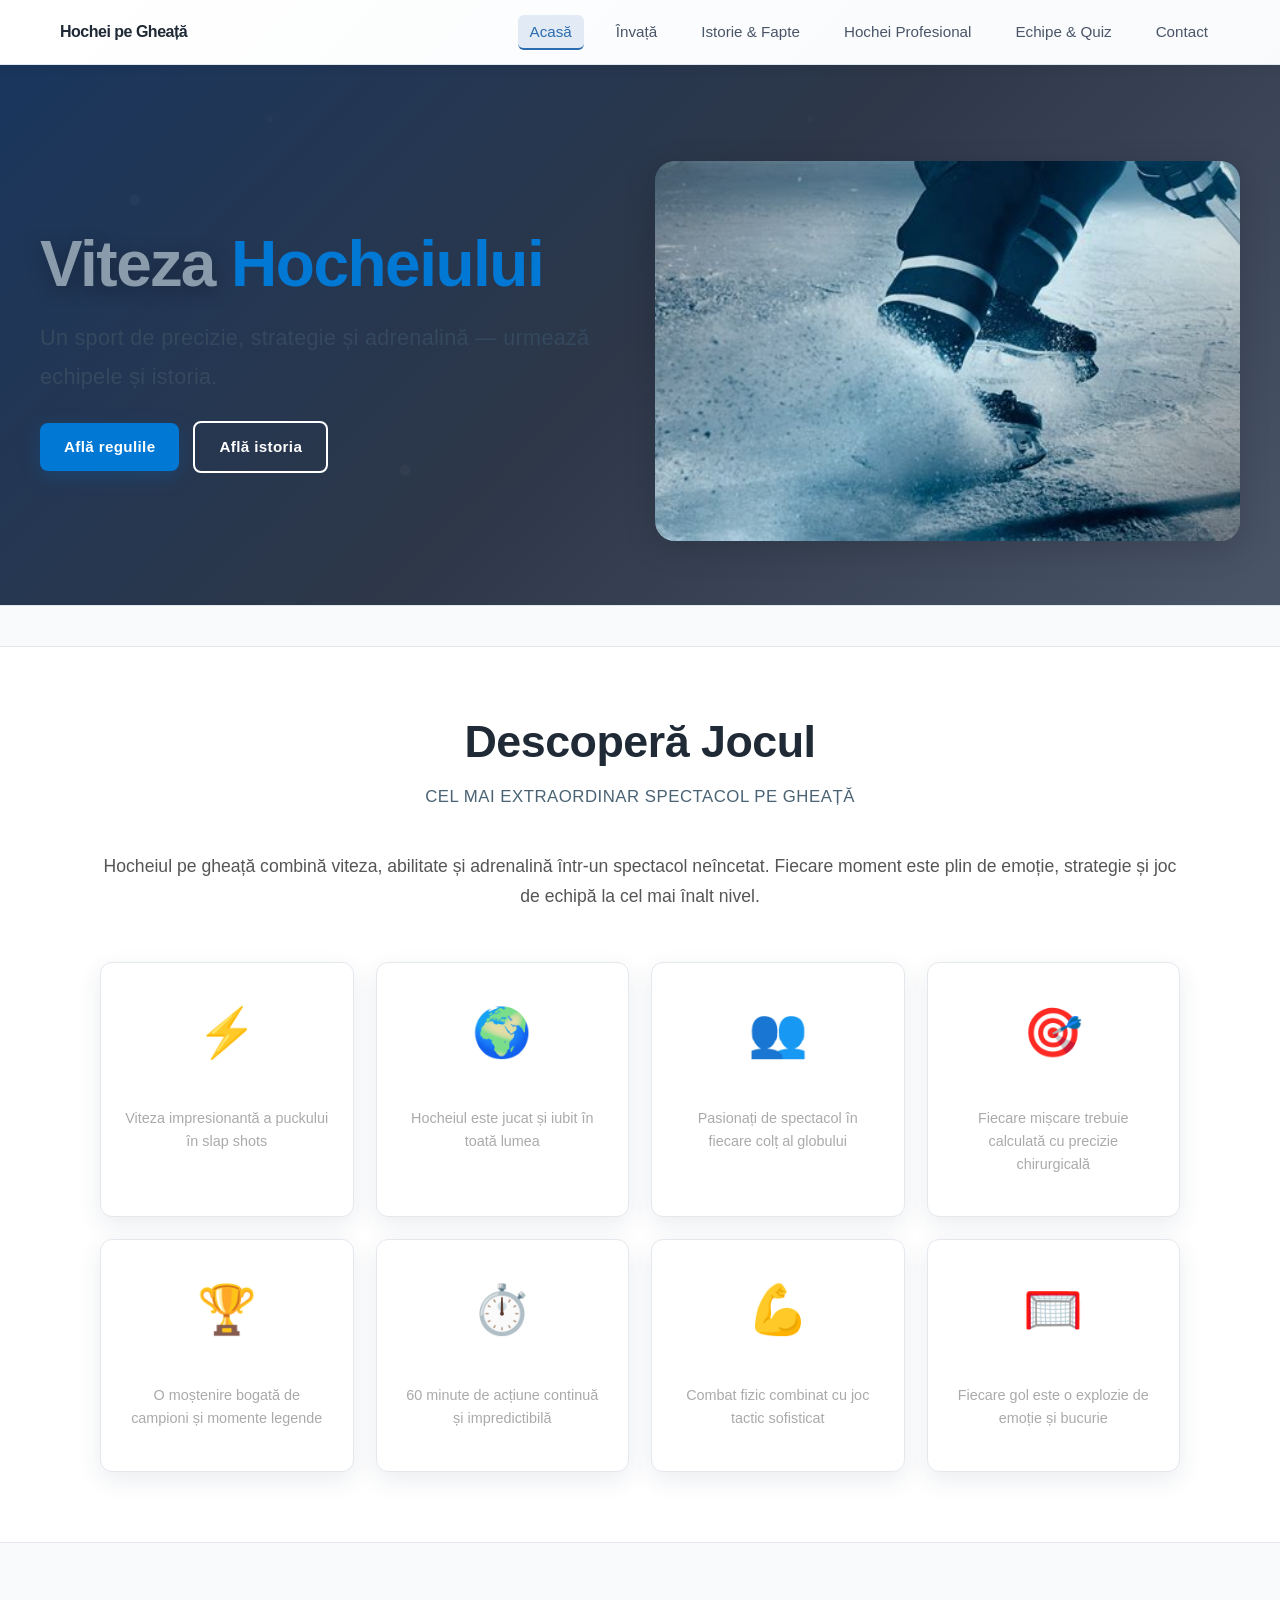
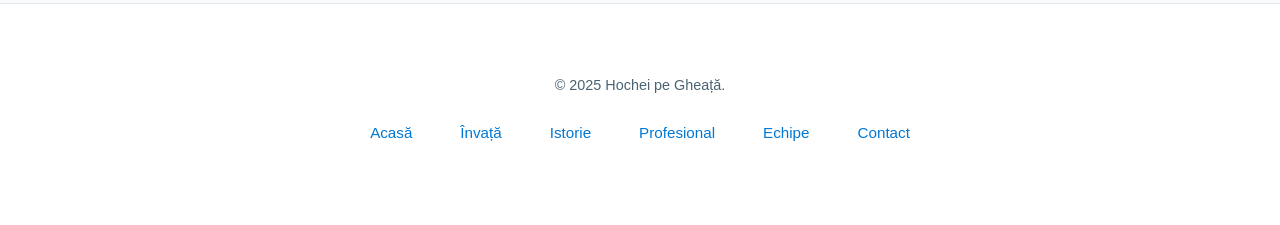
<file: index.html>
<!DOCTYPE html>
<html lang="ro">
<head>
    <meta charset="UTF-8">
    <meta name="viewport" content="width=device-width, initial-scale=1.0">
    <meta name="description" content="Hochei pe gheață - regulament, echipe, istorie și jucători celebri. Proiect de școală cu design modern, interactiv și adaptat mobil." />
    <meta name="keywords" content="hochei pe gheață, reguli hochei, NHL, echipe România, jucători celebri, istorie hochei, poziții hochei, turnee hochei" />
    <title>Hochei pe Gheață - Campionat Național</title>
    <link rel="stylesheet" href="style.css">
</head>
<body>
    <header>
        <div class="header-container">
            <div class="logo">
                <span>Hochei pe Gheață</span>
            </div>
            <nav>
                <ul>
                    <li><a href="index.html" class="active">Acasă</a></li>
                    <li><a href="learn.html">Învață</a></li>
                    <li><a href="history.html">Istorie & Fapte</a></li>
                    <li><a href="professional.html">Hochei Profesional</a></li>
                    <li><a href="teams.html">Echipe & Quiz</a></li>
                    <li><a href="contact.html">Contact</a></li>
                </ul>
            </nav>
        </div>
    </header>

    <section class="hero" id="home">
        <div class="hero-content">
            <div class="hero-text">
                <h1><span class="viteza">Viteza</span> <span class="accent">Hocheiului</span></h1>
                <p class="lead">Un sport de precizie, strategie și adrenalină — urmează echipele și istoria.</p>
                <div class="hero-actions">
                    <a href="learn.html" class="btn primary">Află regulile</a>
                    <a href="history.html" class="btn ghost">Află istoria</a>
                </div>
            </div>
            <div class="hero-image" style="background-image: url('images/break.NexImN53oqPyMdQFNaWICAHaEo');">
                <div class="hero-image-overlay"></div>
            </div>
        </div>
    </section>

    <section class="stats-section">
        <div class="container">
            <h2>Descoperă Jocul</h2>
            <p class="section-subtitle">Cel mai extraordinar spectacol pe gheață</p>
            <p style="text-align: center; color: #555; margin-bottom: 50px; font-size: 1.1rem; line-height: 1.7;">Hocheiul pe gheață combină viteza, abilitate și adrenalină într-un spectacol neîncetat. Fiecare moment este plin de emoție, strategie și joc de echipă la cel mai înalt nivel.</p>
            <div class="stats-grid">
                <div class="stat-card stat-card-large">
                    <div class="stat-icon-large" aria-hidden="true">
                        ⚡
                    </div>
                    <div>
                        <h3>160+ km/h</h3>
                        <p>Viteza impresionantă a puckului în slap shots</p>
                    </div>
                </div>
                <div class="stat-card stat-card-large">
                    <div class="stat-icon-large" aria-hidden="true">
                        🌍
                    </div>
                    <div>
                        <h3>75+ Țări</h3>
                        <p>Hocheiul este jucat și iubit în toată lumea</p>
                    </div>
                </div>
                <div class="stat-card stat-card-large">
                    <div class="stat-icon-large" aria-hidden="true">
                        👥
                    </div>
                    <div>
                        <h3>Milioane de Fani</h3>
                        <p>Pasionați de spectacol în fiecare colț al globului</p>
                    </div>
                </div>
                <div class="stat-card stat-card-large">
                    <div class="stat-icon-large" aria-hidden="true">
                        🎯
                    </div>
                    <div>
                        <h3>Precisie Extremă</h3>
                        <p>Fiecare mișcare trebuie calculată cu precizie chirurgicală</p>
                    </div>
                </div>
                <div class="stat-card stat-card-large">
                    <div class="stat-icon-large" aria-hidden="true">
                        🏆
                    </div>
                    <div>
                        <h3>150+ Ani Istorie</h3>
                        <p>O moștenire bogată de campioni și momente legende</p>
                    </div>
                </div>
                <div class="stat-card stat-card-large">
                    <div class="stat-icon-large" aria-hidden="true">
                        ⏱️
                    </div>
                    <div>
                        <h3>Joc Non-Stop</h3>
                        <p>60 minute de acțiune continuă și impredictibilă</p>
                    </div>
                </div>
                <div class="stat-card stat-card-large">
                    <div class="stat-icon-large" aria-hidden="true">
                        💪
                    </div>
                    <div>
                        <h3>Forță și Strategie</h3>
                        <p>Combat fizic combinat cu joc tactic sofisticat</p>
                    </div>
                </div>
                <div class="stat-card stat-card-large">
                    <div class="stat-icon-large" aria-hidden="true">
                        🥅
                    </div>
                    <div>
                        <h3>Drame și Suspans</h3>
                        <p>Fiecare gol este o explozie de emoție și bucurie</p>
                    </div>
                </div>
            </div>
        </div>
    </section>

    <footer>
        <div class="footer-content">
            <p>&copy; 2025 Hochei pe Gheață.</p>
            <nav class="footer-nav">
                <a href="index.html">Acasă</a>
                <a href="learn.html">Învață</a>
                <a href="history.html">Istorie</a>
                <a href="professional.html">Profesional</a>
                <a href="teams.html">Echipe</a>
                <a href="contact.html">Contact</a>
            </nav>
        </div>
    </footer>

    <script src="script.js"></script>
</body>
</html>
</file>
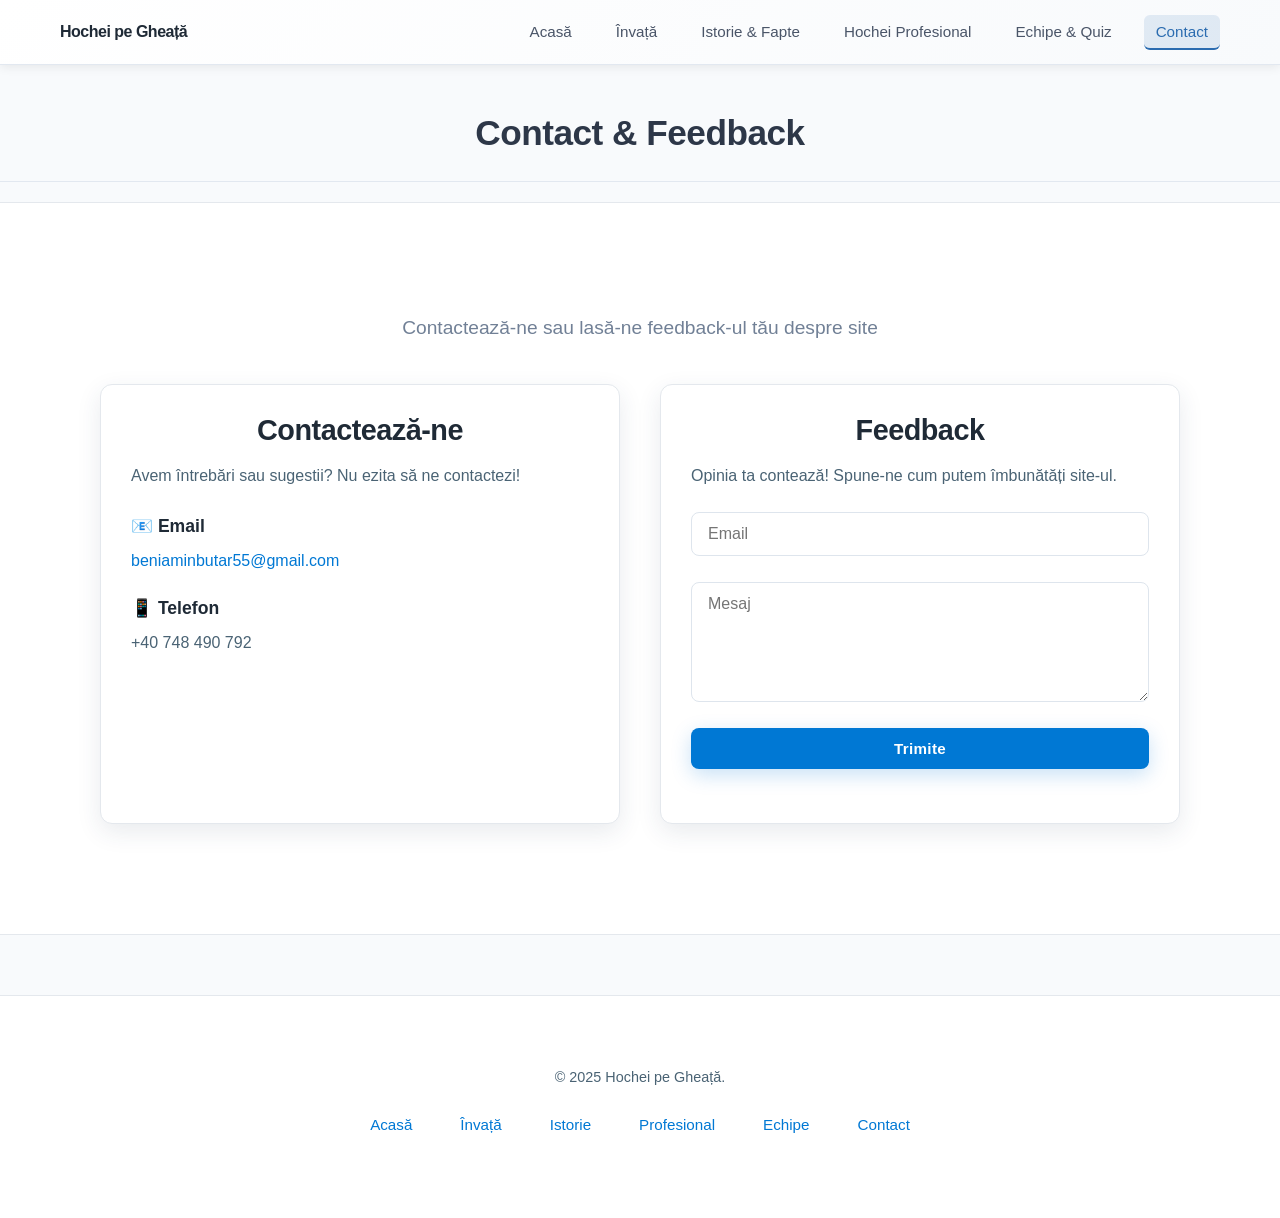
<file: contact.html>
<!DOCTYPE html>
<html lang="ro">
<head>
    <meta charset="UTF-8">
    <meta name="viewport" content="width=device-width, initial-scale=1.0">
    <meta name="description" content="Contact și feedback pentru site-ul Hochei pe Gheață." />
    <title>Contact & Feedback - Hochei pe Gheață</title>
    <link rel="stylesheet" href="style.css">
</head>
<body>
    <header>
        <div class="header-container">
            <div class="logo">
                <span>Hochei pe Gheață</span>
            </div>
            <nav>
                <ul>
                    <li><a href="index.html">Acasă</a></li>
                    <li><a href="learn.html">Învață</a></li>
                    <li><a href="history.html">Istorie & Fapte</a></li>
                    <li><a href="professional.html">Hochei Profesional</a></li>
                    <li><a href="teams.html">Echipe & Quiz</a></li>
                    <li><a href="contact.html" class="active">Contact</a></li>
                </ul>
            </nav>
        </div>
    </header>

    <main>
        <div class="page-title">
            <h1>Contact & Feedback</h1>
        </div>
        <section class="section-alt">
            <div class="container">
                <p class="section-intro">Contactează-ne sau lasă-ne feedback-ul tău despre site</p>
                <div class="contact-grid">
                    <div class="contact-info">
                        <h2>Contactează-ne</h2>
                        <p>Avem întrebări sau sugestii? Nu ezita să ne contactezi!</p>
                        <div class="contact-details">
                            <div class="contact-item">
                                <h3>📧 Email</h3>
                                <p><a href="mailto:beniaminbutar55@gmail.com">beniaminbutar55@gmail.com</a></p>
                            </div>
                            <div class="contact-item">
                                <h3>📱 Telefon</h3>
                                <p>+40 748 490 792</p>
                            </div>
                        </div>
                    </div>

                    <div class="feedback-section">
                        <h2>Feedback</h2>
                        <p>Opinia ta contează! Spune-ne cum putem îmbunătăți site-ul.</p>
                        <form class="contact-form" action="https://formspree.io/f/xpznqryq" method="POST" id="feedbackForm">
                            <input type="email" name="email" placeholder="Email" required>
                            <input type="hidden" name="_subject" value="Feedback Hochei Website">
                            <textarea name="message" rows="5" placeholder="Mesaj" required></textarea>
                            <button type="submit" class="btn primary">Trimite</button>
                            <small id="feedbackInfo" class="feedback-info"></small>
                        </form>
                    </div>
                </div>
            </div>
        </section>
    </main>

    <footer>
        <div class="footer-content">
            <p>&copy; 2025 Hochei pe Gheață.</p>
            <nav class="footer-nav">
                <a href="index.html">Acasă</a>
                <a href="learn.html">Învață</a>
                <a href="history.html">Istorie</a>
                <a href="professional.html">Profesional</a>
                <a href="teams.html">Echipe</a>
                <a href="contact.html">Contact</a>
            </nav>
        </div>
    </footer>

    <script src="script.js"></script>
</body>
</html>
</file>
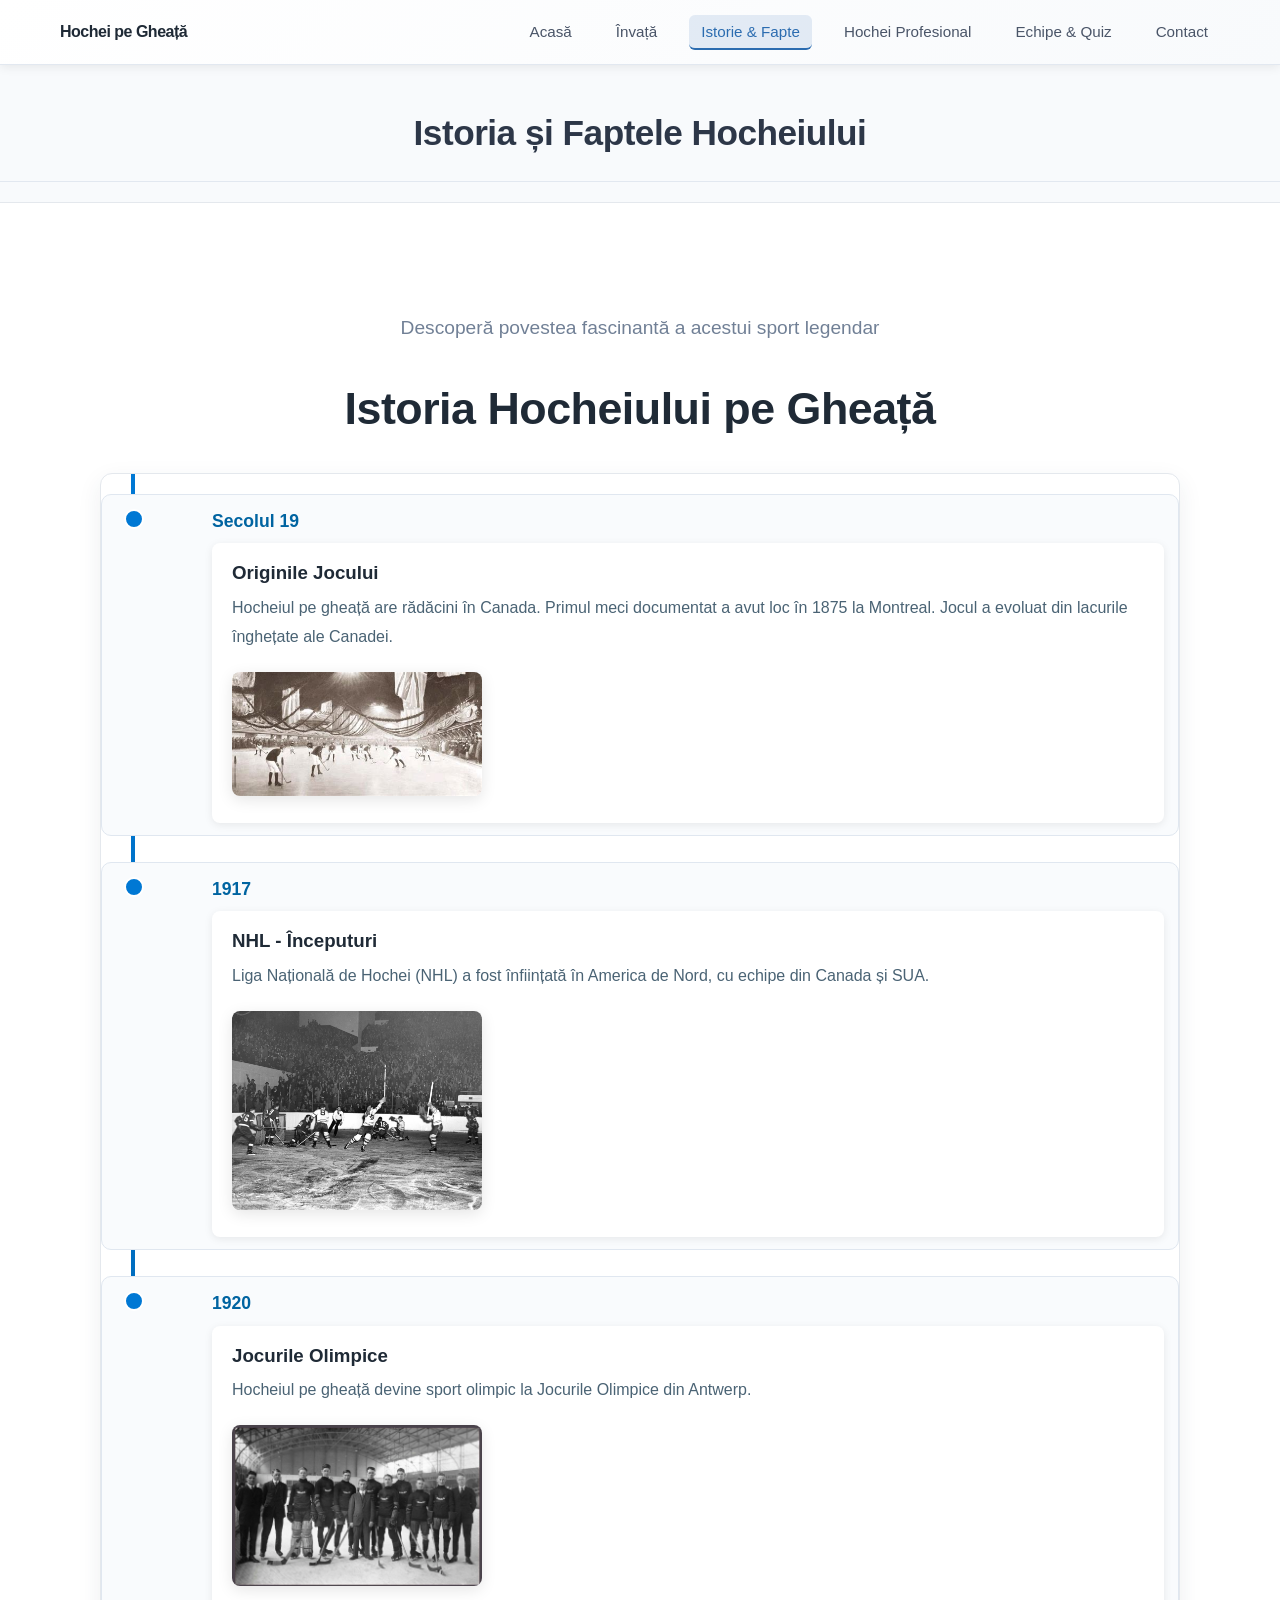
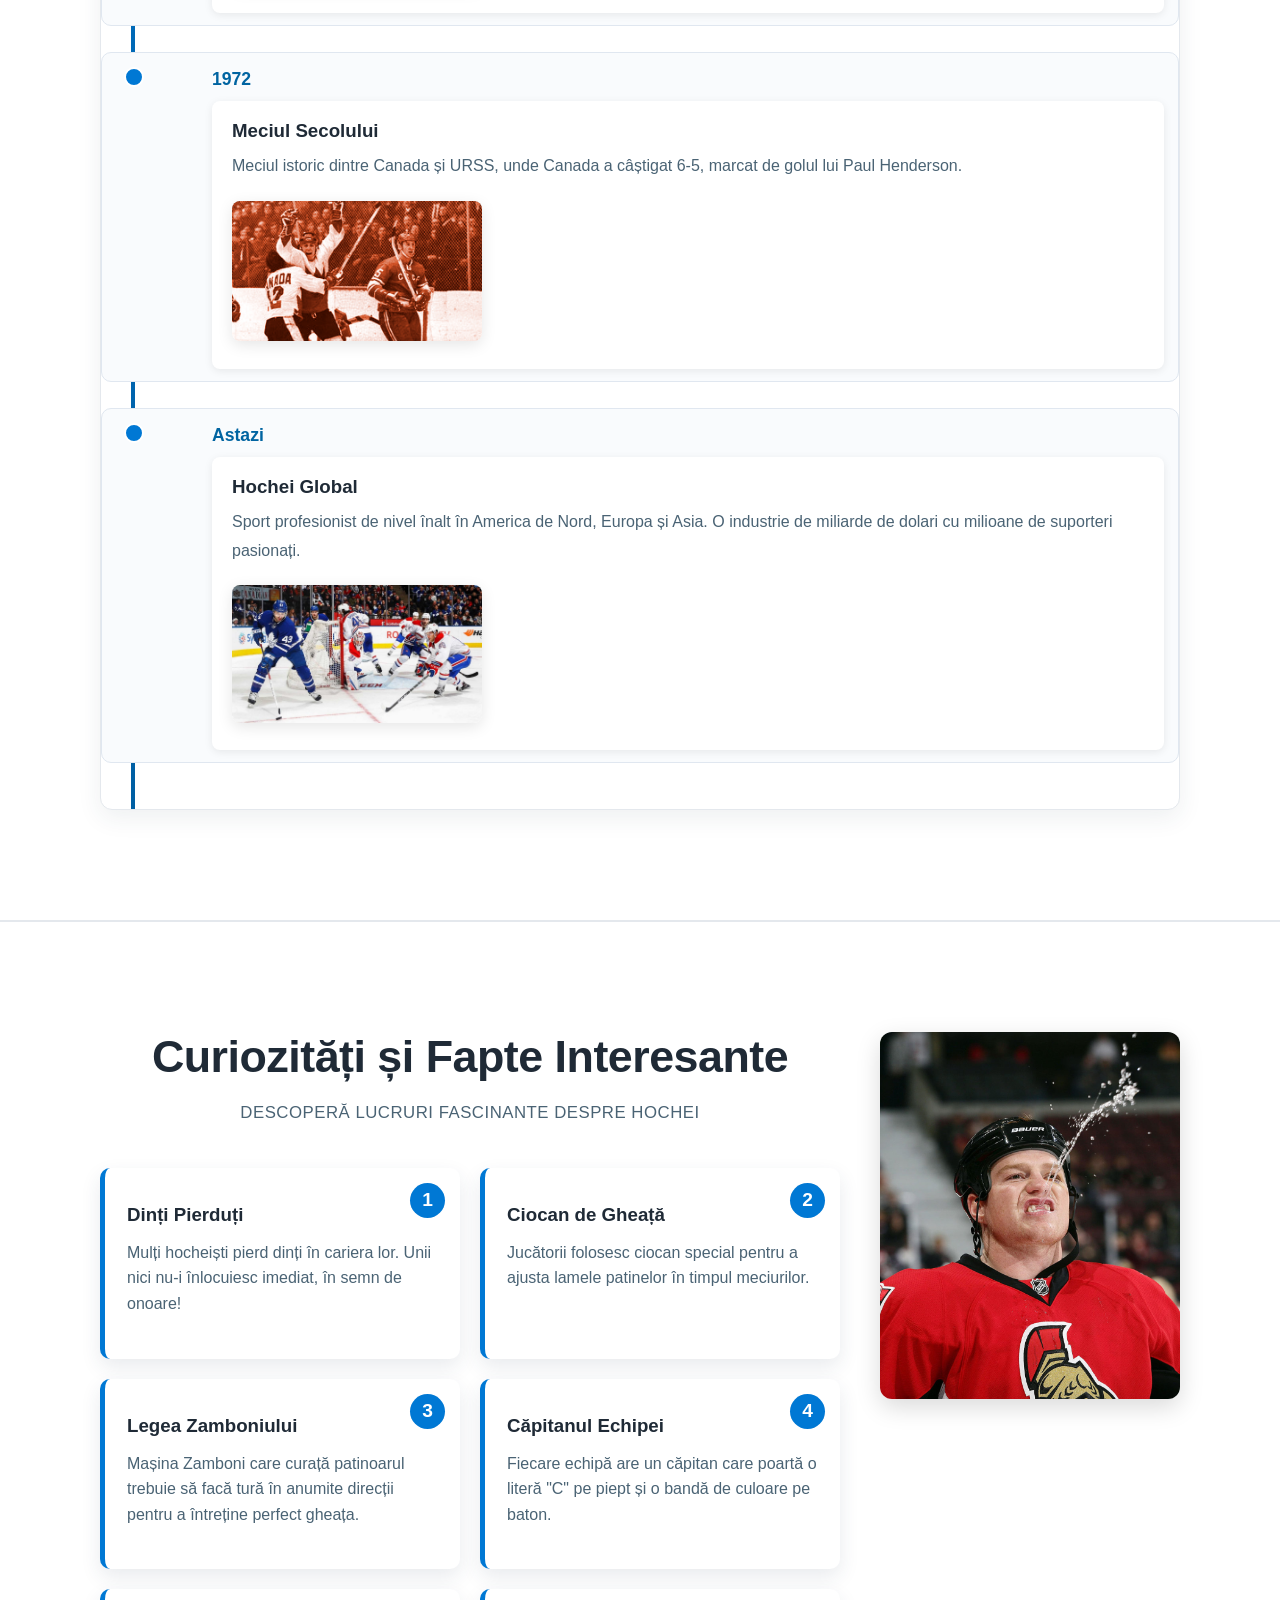
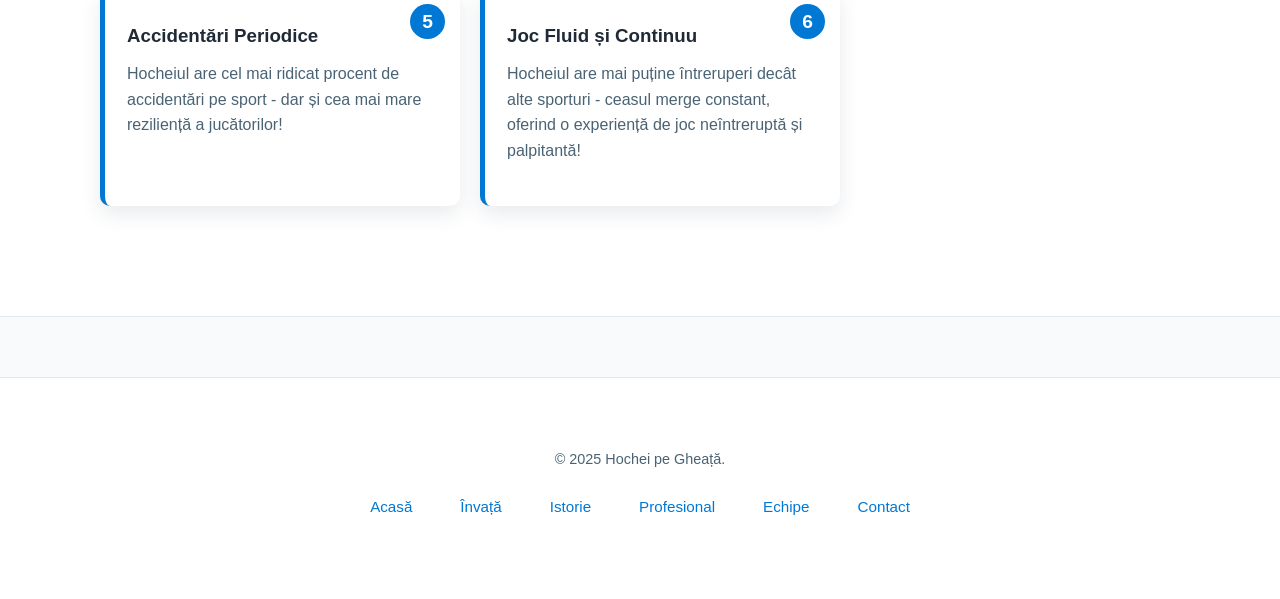
<file: history.html>
<!DOCTYPE html>
<html lang="ro">
<head>
    <meta charset="UTF-8">
    <meta name="viewport" content="width=device-width, initial-scale=1.0">
    <meta name="description" content="Istoria hocheiului pe gheață și fapte interesante despre sport." />
    <title>Istoria Hocheiului - Fapte și Curiozități</title>
    <link rel="stylesheet" href="style.css">
</head>
<body>
    <header>
        <div class="header-container">
            <div class="logo">
                <span>Hochei pe Gheață</span>
            </div>
            <nav>
                <ul>
                    <li><a href="index.html">Acasă</a></li>
                    <li><a href="learn.html">Învață</a></li>
                    <li><a href="history.html" class="active">Istorie & Fapte</a></li>
                    <li><a href="professional.html">Hochei Profesional</a></li>
                    <li><a href="teams.html">Echipe & Quiz</a></li>
                    <li><a href="contact.html">Contact</a></li>
                </ul>
            </nav>
        </div>
    </header>

    <main>
        <div class="page-title">
            <h1>Istoria și Faptele Hocheiului</h1>
        </div>
        <section class="section-alt" id="history">
            <div class="container">
                <p class="section-intro">Descoperă povestea fascinantă a acestui sport legendar</p>
                <h2>Istoria Hocheiului pe Gheață</h2>
                <div class="timeline">
                    <div class="timeline-item">
                        <div class="timeline-date">Secolul 19</div>
                        <div class="timeline-content">
                            <h3>Originile Jocului</h3>
                            <p>Hocheiul pe gheață are rădăcini în Canada. Primul meci documentat a avut loc în 1875 la Montreal. Jocul a evoluat din lacurile înghețate ale Canadei.</p>
                            <div class="timeline-image">
                                <img src="images/fhg.jpg" alt="Originile hocheiului în Canada" loading="lazy">
                            </div>
                        </div>
                    </div>
                    <div class="timeline-item">
                        <div class="timeline-date">1917</div>
                        <div class="timeline-content">
                            <h3>NHL - Începuturi</h3>
                            <p>Liga Națională de Hochei (NHL) a fost înființată în America de Nord, cu echipe din Canada și SUA.</p>
                            <div class="timeline-image">
                                <img src="images/onhl.jpg" alt="NHL - Liga Națională de Hochei" loading="lazy">
                            </div>
                        </div>
                    </div>
                    <div class="timeline-item">
                        <div class="timeline-date">1920</div>
                        <div class="timeline-content">
                            <h3>Jocurile Olimpice</h3>
                            <p>Hocheiul pe gheață devine sport olimpic la Jocurile Olimpice din Antwerp.</p>
                            <div class="timeline-image">
                                <img src="images/fol.jpg" alt="Jocurile Olimpice" loading="lazy">
                            </div>
                        </div>
                    </div>
                    <div class="timeline-item">
                        <div class="timeline-date">1972</div>
                        <div class="timeline-content">
                            <h3>Meciul Secolului</h3>
                            <p>Meciul istoric dintre Canada și URSS, unde Canada a câștigat 6-5, marcat de golul lui Paul Henderson.</p>
                            <div class="timeline-image">
                                <img src="images/72.jpg" alt="Meciul Secolului" loading="lazy">
                            </div>
                        </div>
                    </div>
                    <div class="timeline-item">
                        <div class="timeline-date">Astazi</div>
                        <div class="timeline-content">
                            <h3>Hochei Global</h3>
                            <p>Sport profesionist de nivel înalt în America de Nord, Europa și Asia. O industrie de miliarde de dolari cu milioane de suporteri pasionați.</p>
                            <div class="timeline-image">
                                <img src="images/mod.jpg" alt="Hochei Global" loading="lazy">
                            </div>
                        </div>
                    </div>
                </div>
            </div>
        </section>

        <section class="section-alt" id="curiosities">
            <div class="container">
                <div class="content-with-image">
                    <div class="content-text">
                        <h2>Curiozități și Fapte Interesante</h2>
                        <p class="section-subtitle">Descoperă lucruri fascinante despre hochei</p>
                        <div class="curiosities-grid">
                            <div class="curiosity-card">
                                <div class="curiosity-number">1</div>
                                <h3>Dinți Pierduți</h3>
                                <p>Mulți hocheiști pierd dinți în cariera lor. Unii nici nu-i înlocuiesc imediat, în semn de onoare!</p>
                            </div>
                            <div class="curiosity-card">
                                <div class="curiosity-number">2</div>
                                <h3>Ciocan de Gheață</h3>
                                <p>Jucătorii folosesc ciocan special pentru a ajusta lamele patinelor în timpul meciurilor.</p>
                            </div>
                            <div class="curiosity-card">
                                <div class="curiosity-number">3</div>
                                <h3>Legea Zamboniului</h3>
                                <p>Mașina Zamboni care curață patinoarul trebuie să facă tură în anumite direcții pentru a întreține perfect gheața.</p>
                            </div>
                            <div class="curiosity-card">
                                <div class="curiosity-number">4</div>
                                <h3>Căpitanul Echipei</h3>
                                <p>Fiecare echipă are un căpitan care poartă o literă "C" pe piept și o bandă de culoare pe baton.</p>
                            </div>
                            <div class="curiosity-card">
                                <div class="curiosity-number">5</div>
                                <h3>Accidentări Periodice</h3>
                                <p>Hocheiul are cel mai ridicat procent de accidentări pe sport - dar și cea mai mare reziliență a jucătorilor!</p>
                            </div>
                            <div class="curiosity-card">
                                <div class="curiosity-number">6</div>
                                <h3>Joc Fluid și Continuu</h3>
                                <p>Hocheiul are mai puține întreruperi decât alte sporturi - ceasul merge constant, oferind o experiență de joc neîntreruptă și palpitantă!</p>
                            </div>
                        </div>
                    </div>
                    <div class="content-image">
                        <img src="images/fun.jpg" alt="Hochei pe gheață" loading="lazy">
                    </div>
                </div>
            </div>
        </section>
    </main>

    <footer>
        <div class="footer-content">
            <p>&copy; 2025 Hochei pe Gheață.</p>
            <nav class="footer-nav">
                <a href="index.html">Acasă</a>
                <a href="learn.html">Învață</a>
                <a href="history.html">Istorie</a>
                <a href="professional.html">Profesional</a>
                <a href="teams.html">Echipe</a>
                <a href="contact.html">Contact</a>
            </nav>
        </div>
    </footer>

    <script src="script.js"></script>
</body>
</html>
</file>
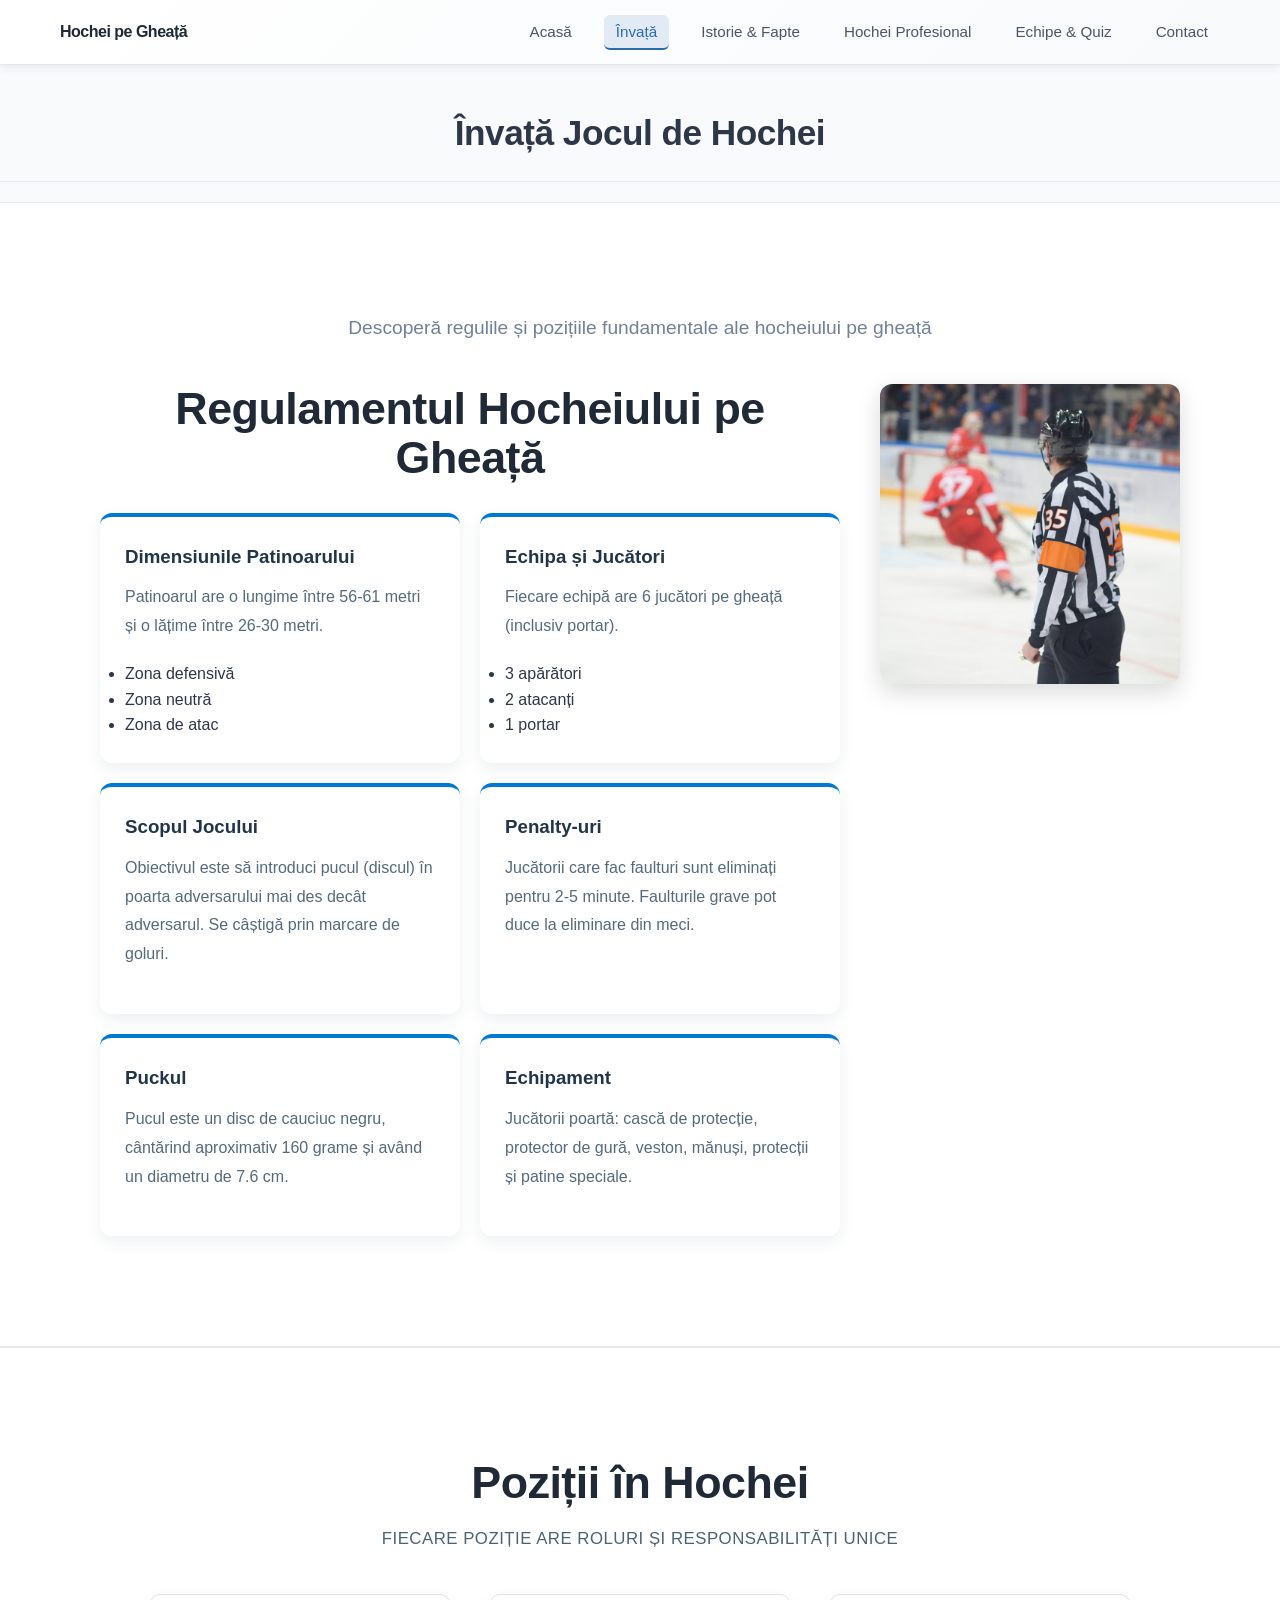
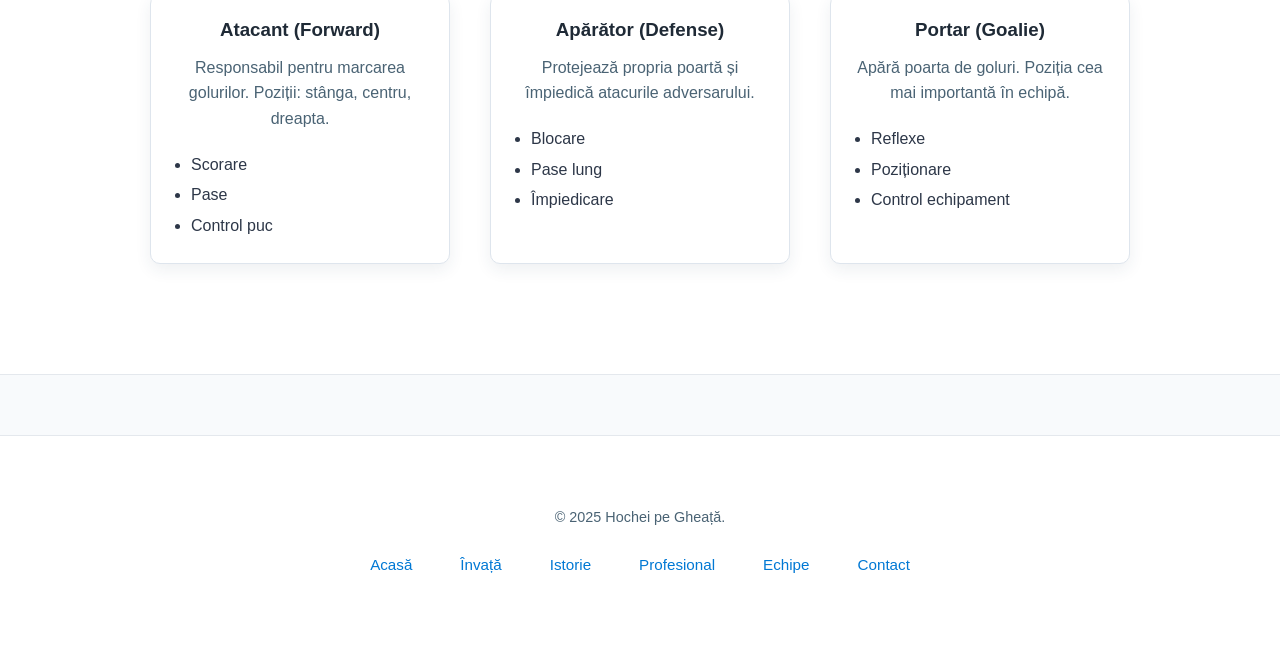
<file: learn.html>
<!DOCTYPE html>
<html lang="ro">
<head>
    <meta charset="UTF-8">
    <meta name="viewport" content="width=device-width, initial-scale=1.0">
    <meta name="description" content="Învață regulile și pozițiile în hocheiul pe gheață." />
    <title>Învață Hochei - Regulamente și Poziții</title>
    <link rel="stylesheet" href="style.css">
</head>
<body>
    <header>
        <div class="header-container">
            <div class="logo">
                <span>Hochei pe Gheață</span>
            </div>
            <nav>
                <ul>
                    <li><a href="index.html">Acasă</a></li>
                    <li><a href="learn.html" class="active">Învață</a></li>
                    <li><a href="history.html">Istorie & Fapte</a></li>
                    <li><a href="professional.html">Hochei Profesional</a></li>
                    <li><a href="teams.html">Echipe & Quiz</a></li>
                    <li><a href="contact.html">Contact</a></li>
                </ul>
            </nav>
        </div>
    </header>

    <main>
        <div class="page-title">
            <h1>Învață Jocul de Hochei</h1>
        </div>
        <section class="section-alt" id="rules">
            <div class="container">
                <p class="section-intro">Descoperă regulile și pozițiile fundamentale ale hocheiului pe gheață</p>
                <div class="content-with-image">
                    <div class="content-text">
                        <h2>Regulamentul Hocheiului pe Gheață</h2>
                        <div class="rules-grid">
                            <div class="rule-card">
                                <h3>Dimensiunile Patinoarului</h3>
                                <p>Patinoarul are o lungime între 56-61 metri și o lățime între 26-30 metri.</p>
                                <ul>
                                    <li>Zona defensivă</li>
                                    <li>Zona neutră</li>
                                    <li>Zona de atac</li>
                                </ul>
                            </div>
                            <div class="rule-card">
                                <h3>Echipa și Jucători</h3>
                                <p>Fiecare echipă are 6 jucători pe gheață (inclusiv portar).</p>
                                <ul>
                                    <li>3 apărători</li>
                                    <li>2 atacanți</li>
                                    <li>1 portar</li>
                                </ul>
                            </div>
                            <div class="rule-card">
                                <h3>Scopul Jocului</h3>
                                <p>Obiectivul este să introduci pucul (discul) în poarta adversarului mai des decât adversarul. Se câștigă prin marcare de goluri.</p>
                            </div>
                            <div class="rule-card">
                                <h3>Penalty-uri</h3>
                                <p>Jucătorii care fac faulturi sunt eliminați pentru 2-5 minute. Faulturile grave pot duce la eliminare din meci.</p>
                            </div>
                            <div class="rule-card">
                                <h3>Puckul</h3>
                                <p>Pucul este un disc de cauciuc negru, cântărind aproximativ 160 grame și având un diametru de 7.6 cm.</p>
                            </div>
                            <div class="rule-card">
                                <h3>Echipament</h3>
                                <p>Jucătorii poartă: cască de protecție, protector de gură, veston, mănuși, protecții și patine speciale.</p>
                            </div>
                        </div>
                    </div>
                    <div class="content-image">
                        <img src="images/ref.jpg" alt="Patinoar de hochei NHL" loading="lazy">
                    </div>
                </div>
            </div>
        </section>

        <section class="section-alt" id="positions">
            <div class="container">
                <h2>Poziții în Hochei</h2>
                <p class="section-subtitle">Fiecare poziție are roluri și responsabilități unice</p>
                <div class="positions-grid">
                    <div class="pos-card">
                        <h3>Atacant (Forward)</h3>
                        <p>Responsabil pentru marcarea golurilor. Poziții: stânga, centru, dreapta.</p>
                        <ul>
                            <li>Scorare</li>
                            <li>Pase</li>
                            <li>Control puc</li>
                        </ul>
                    </div>
                    <div class="pos-card">
                        <h3>Apărător (Defense)</h3>
                        <p>Protejează propria poartă și împiedică atacurile adversarului.</p>
                        <ul>
                            <li>Blocare</li>
                            <li>Pase lung</li>
                            <li>Împiedicare</li>
                        </ul>
                    </div>
                    <div class="pos-card">
                        <h3>Portar (Goalie)</h3>
                        <p>Apără poarta de goluri. Poziția cea mai importantă în echipă.</p>
                                <ul>
                                    <li>Reflexe</li>
                                    <li>Poziționare</li>
                                    <li>Control echipament</li>
                                </ul>
                            </div>
                        </div>
                    </div>
            </div>
        </section>
    </main>

    <footer>
        <div class="footer-content">
            <p>&copy; 2025 Hochei pe Gheață.</p>
            <nav class="footer-nav">
                <a href="index.html">Acasă</a>
                <a href="learn.html">Învață</a>
                <a href="history.html">Istorie</a>
                <a href="professional.html">Profesional</a>
                <a href="teams.html">Echipe</a>
                <a href="contact.html">Contact</a>
            </nav>
        </div>
    </footer>

    <script src="script.js"></script>
</body>
</html>
</file>
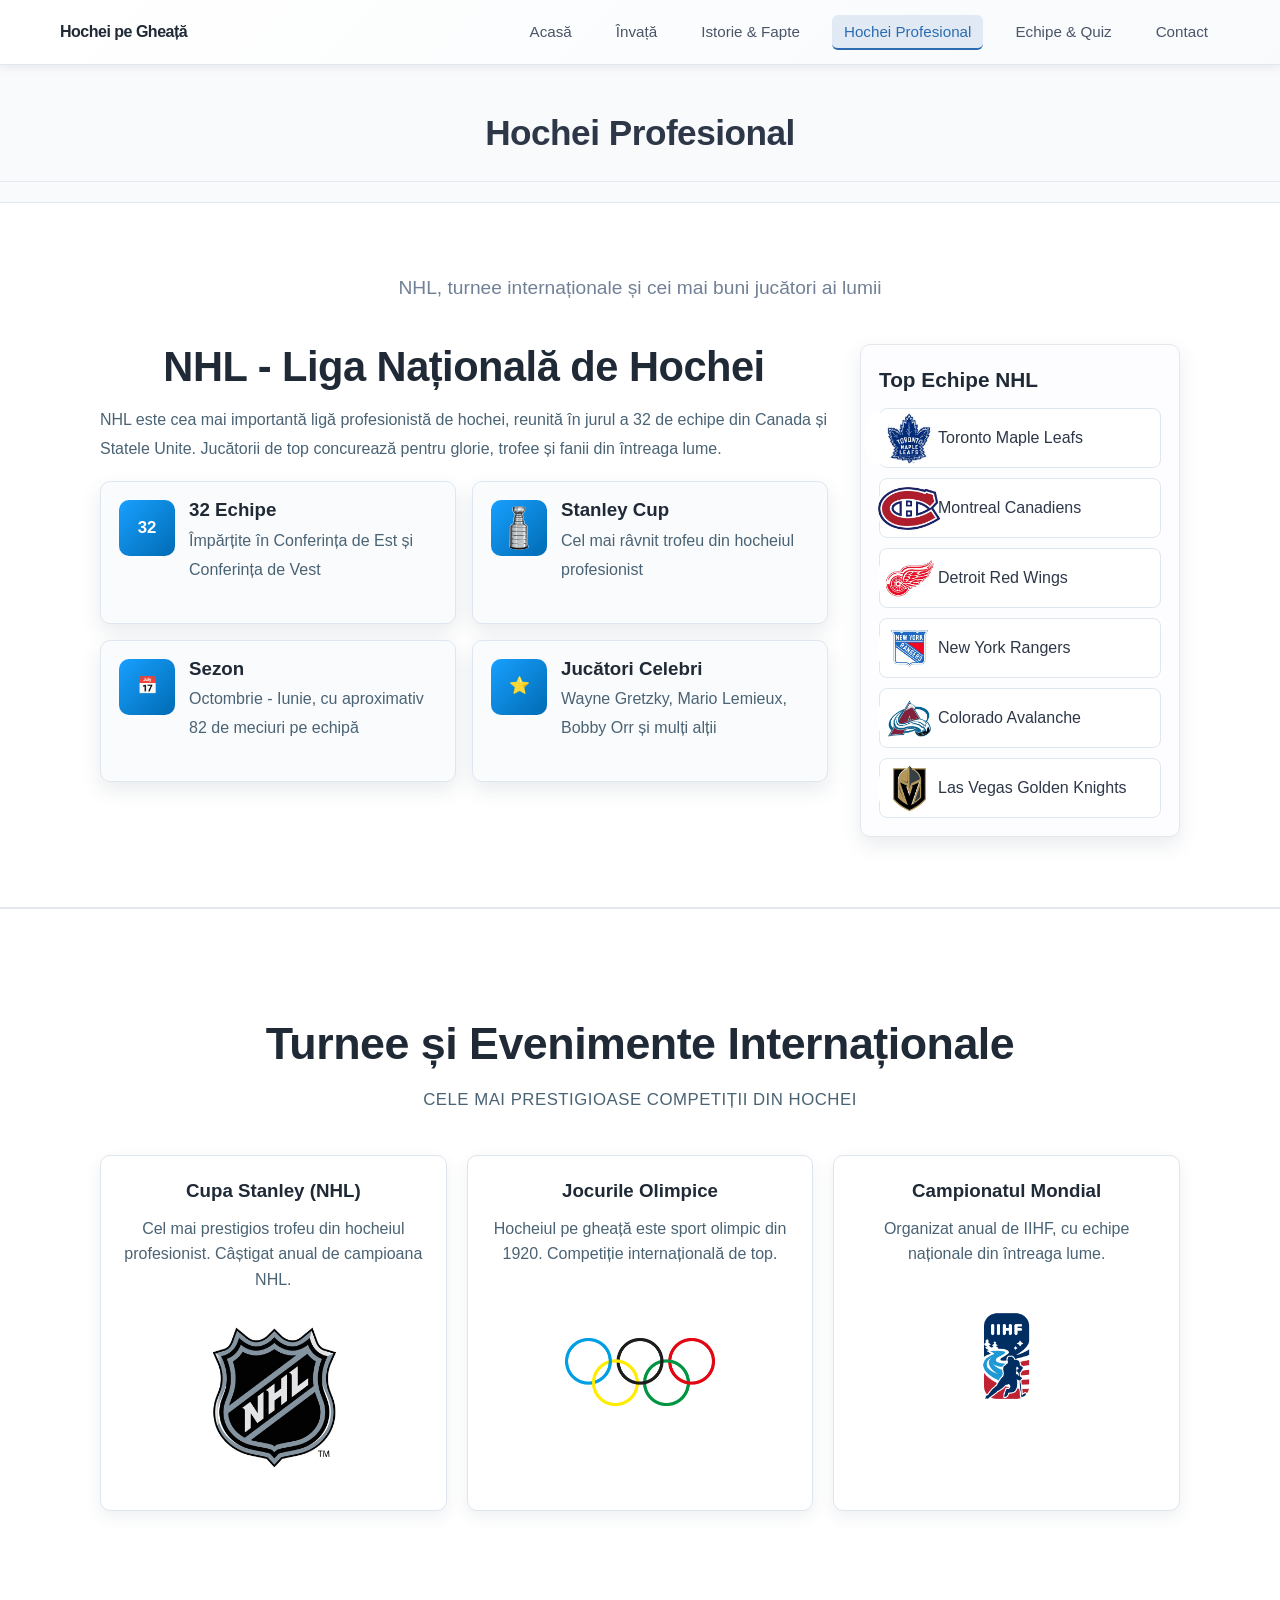
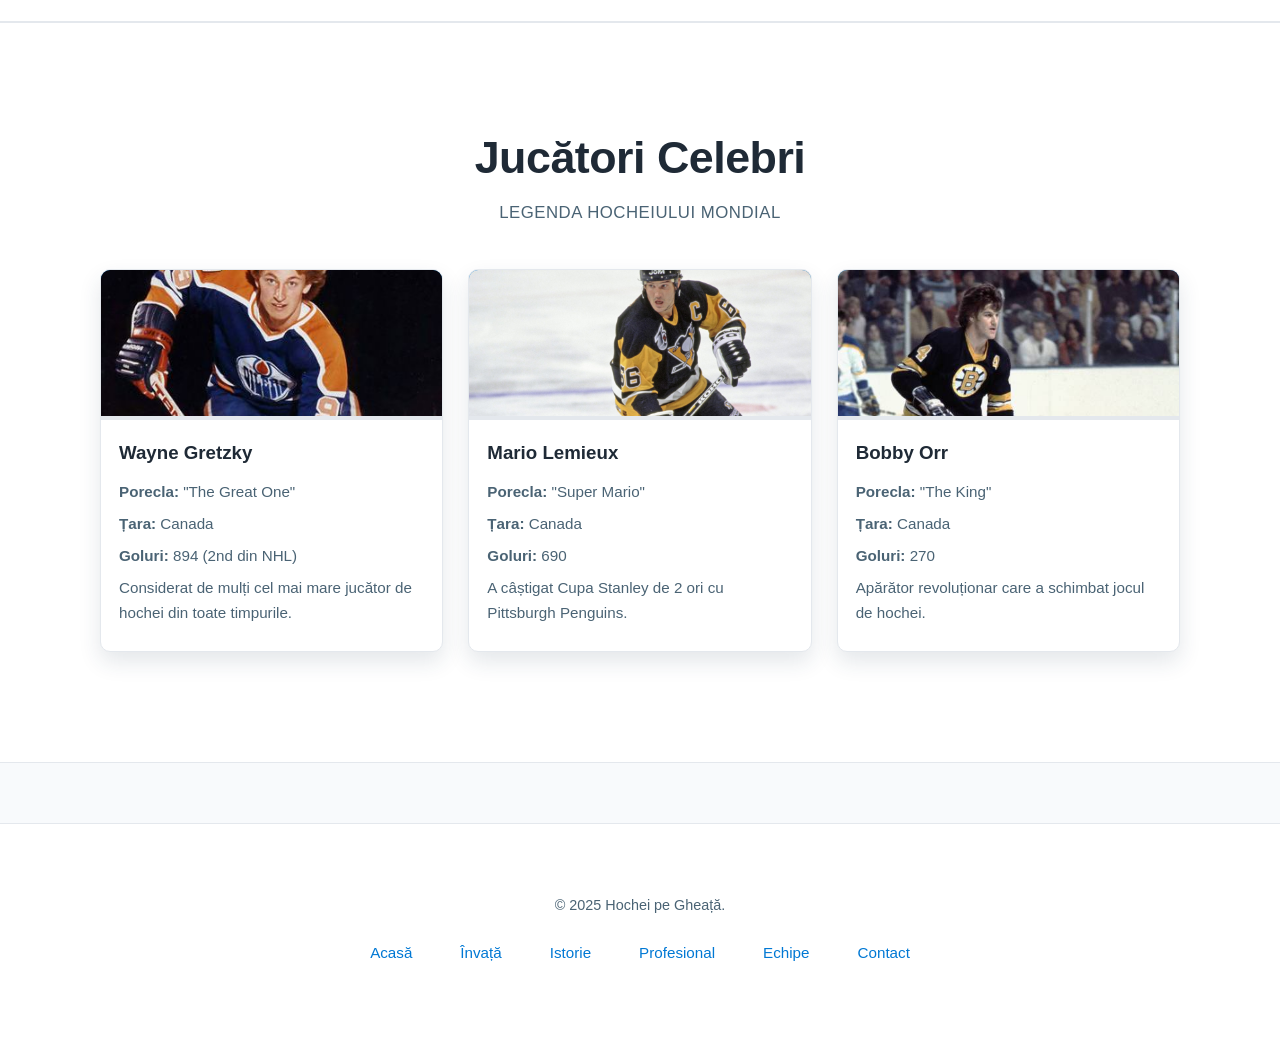
<file: professional.html>
<!DOCTYPE html>
<html lang="ro">
<head>
    <meta charset="UTF-8">
    <meta name="viewport" content="width=device-width, initial-scale=1.0">
    <meta name="description" content="Hochei profesional - NHL, turnee internaționale și jucători celebri." />
    <title>Hochei Profesional - NHL și Turnee</title>
    <link rel="stylesheet" href="style.css">
</head>
<body>
    <header>
        <div class="header-container">
            <div class="logo">
                <span>Hochei pe Gheață</span>
            </div>
            <nav>
                <ul>
                    <li><a href="index.html">Acasă</a></li>
                    <li><a href="learn.html">Învață</a></li>
                    <li><a href="history.html">Istorie & Fapte</a></li>
                    <li><a href="professional.html" class="active">Hochei Profesional</a></li>
                    <li><a href="teams.html">Echipe & Quiz</a></li>
                    <li><a href="contact.html">Contact</a></li>
                </ul>
            </nav>
        </div>
    </header>

    <main>
        <div class="page-title">
            <h1>Hochei Profesional</h1>
        </div>
        <section class="nhl-section" id="nhl">
            <div class="container">
                <p class="section-intro">NHL, turnee internaționale și cei mai buni jucători ai lumii</p>
                <div class="nhl-top">
                    <div class="nhl-intro">
                        <h2>NHL - Liga Națională de Hochei</h2>
                        <p class="nhl-desc">NHL este cea mai importantă ligă profesionistă de hochei, reunită în jurul a 32 de echipe din Canada și Statele Unite. Jucătorii de top concurează pentru glorie, trofee și fanii din întreaga lume.</p>

                        <div class="nhl-grid">
                            <div class="nhl-card">
                                <div class="nhl-card-icon">32</div>
                                <div>
                                    <h3>32 Echipe</h3>
                                    <p>Împărțite în Conferința de Est și Conferința de Vest</p>
                                </div>
                            </div>

                            <div class="nhl-card">
                                <div class="nhl-card-icon"><img class="team-logo" src="images/sc.png"></div>
                                <div>
                                    <h3>Stanley Cup</h3>
                                    <p>Cel mai râvnit trofeu din hocheiul profesionist</p>
                                </div>
                            </div>

                            <div class="nhl-card">
                                <div class="nhl-card-icon">📅</div>
                                <div>
                                    <h3>Sezon</h3>
                                    <p>Octombrie - Iunie, cu aproximativ 82 de meciuri pe echipă</p>
                                </div>
                            </div>

                            <div class="nhl-card">
                                <div class="nhl-card-icon">⭐</div>
                                <div>
                                    <h3>Jucători Celebri</h3>
                                    <p>Wayne Gretzky, Mario Lemieux, Bobby Orr și mulți alții</p>
                                </div>
                            </div>
                        </div>
                    </div>

                    <aside class="nhl-aside">
                        <h3>Top Echipe NHL</h3>
                        <ul class="top-teams-list">
                            <li class="team-item">
                                <span class="team-badge">
                                    <img class="team-logo" src="images/tml.ATSE3d3G35SeM9TMuTv0rQHaEK" alt="Toronto Maple Leafs logo" loading="lazy" onerror="this.onerror=null;this.src='https://upload.wikimedia.org/wikipedia/en/3/3f/Toronto_Maple_Leafs_logo_2016.svg'">
                                </span>
                                Toronto Maple Leafs
                            </li>
                            <li class="team-item">
                                <span class="team-badge">
                                    <img class="team-logo" src="images/mtl.wQseIzGwcxUAG-dRuygNOAHaFF" alt="Montreal Canadiens logo" loading="lazy" onerror="this.onerror=null;this.src='https://upload.wikimedia.org/wikipedia/en/3/36/Montreal_Canadiens_logo.svg'">
                                </span>
                                Montreal Canadiens
                            </li>
                            <li class="team-item">
                                <span class="team-badge">
                                    <img class="team-logo" src="images/drw.dSLB2u1YktT_WbZcjyAuvwHaEK" alt="Detroit Red Wings logo" loading="lazy" onerror="this.onerror=null;this.src='https://upload.wikimedia.org/wikipedia/en/5/50/Detroit_Red_Wings_logo.svg'">
                                </span>
                                Detroit Red Wings
                            </li>
                            <li class="team-item">
                                <span class="team-badge">
                                    <img class="team-logo" src="images/nyr.Zz6ZY40tH5rojO_kMqCQxgHaEK" alt="New York Rangers logo" loading="lazy" onerror="this.onerror=null;this.src='https://upload.wikimedia.org/wikipedia/en/6/60/New_York_Rangers_logo.svg'">
                                </span>
                                New York Rangers
                            </li>
                            <li class="team-item">
                                <span class="team-badge">
                                    <img class="team-logo" src="images/ca.fpxmzH5bv6VHCWfmcDnviAHaEK" alt="Colorado Avalanche logo" loading="lazy" onerror="this.onerror=null;this.src='https://upload.wikimedia.org/wikipedia/en/7/76/Colorado_Avalanche_logo.svg'">
                                </span>
                                Colorado Avalanche
                            </li>
                            <li class="team-item">
                                <span class="team-badge">
                                    <img class="team-logo" src="images/lvgk.rLxdQBMWr1BnfaxJyUTKxAHaFV" alt="Las Vegas Golden Knights logo" loading="lazy" onerror="this.onerror=null;this.src='https://upload.wikimedia.org/wikipedia/en/6/6c/Las_Vegas_Golden_Knights_logo.svg'">
                                </span>
                                Las Vegas Golden Knights
                            </li>
                        </ul>
                    </aside>
                </div>
            </div>
        </section>

        <section class="section-alt" id="tournaments">
            <div class="container">
                <h2>Turnee și Evenimente Internaționale</h2>
                <p class="section-subtitle">Cele mai prestigioase competiții din hochei</p>
                <div class="tournaments-grid">
                    <div class="tourn-card">
                        <h3>Cupa Stanley (NHL)</h3>
                        <p>Cel mai prestigios trofeu din hocheiul profesionist. Câștigat anual de campioana NHL.</p>
                        <img class="nhl-trophy-img" src="Images/nhl.jpg" alt="Cupa Stanley" loading="lazy">
                    </div>
                    <div class="tourn-card">
                        <h3>Jocurile Olimpice</h3>
                        <p>Hocheiul pe gheață este sport olimpic din 1920. Competiție internațională de top.</p>
                        <img src="Images/oli.png" alt="Inele olimpice" loading="lazy">
                    </div>
                    <div class="tourn-card">
                        <h3>Campionatul Mondial</h3>
                        <p>Organizat anual de IIHF, cu echipe naționale din întreaga lume.</p>
                        <img src="images/iihf.png" alt="Logo IIHF" loading="lazy">
                    </div>
                </div>
            </div>
        </section>

        <section class="section-alt" id="players">
            <div class="container">
                <h2>Jucători Celebri</h2>
                <p class="section-subtitle">Legenda hocheiului mondial</p>
                <div class="players-grid">
                    <div class="player-card">
                        <div class="player-avatar">
                            <img src="images/wayne gtreaky.jpg" alt="Wayne Gretzky" loading="lazy" onerror="this.onerror=null;this.src='https://upload.wikimedia.org/wikipedia/commons/thumb/2/2d/Gretzky.JPG/220px-Gretzky.JPG'">
                        </div>
                        <div class="player-info">
                            <h3>Wayne Gretzky</h3>
                            <p><strong>Porecla:</strong> "The Great One"</p>
                            <p><strong>Țara:</strong> Canada</p>
                            <p><strong>Goluri:</strong> 894 (2nd din NHL)</p>
                            <p>Considerat de mulți cel mai mare jucător de hochei din toate timpurile.</p>
                        </div>
                    </div>

                    <div class="player-card">
                        <div class="player-avatar">
                            <img src="images/mario lemieux.jpeg" alt="Mario Lemieux" loading="lazy" onerror="this.onerror=null;this.src='https://upload.wikimedia.org/wikipedia/commons/thumb/b/b0/Mario_Lemieux_2016.jpg/220px-Mario_Lemieux_2016.jpg'">
                        </div>
                        <div class="player-info">
                            <h3>Mario Lemieux</h3>
                            <p><strong>Porecla:</strong> "Super Mario"</p>
                            <p><strong>Țara:</strong> Canada</p>
                            <p><strong>Goluri:</strong> 690</p>
                            <p>A câștigat Cupa Stanley de 2 ori cu Pittsburgh Penguins.</p>
                        </div>
                    </div>

                    <div class="player-card">
                        <div class="player-avatar">
                            <img src="images/bobby orr.jpg" alt="Bobby Orr" loading="lazy" onerror="this.onerror=null;this.src='https://upload.wikimedia.org/wikipedia/commons/thumb/0/0d/Bobby_Orr_2019_by_Steelton.jpg/220px-Bobby_Orr_2019_by_Steelton.jpg'">
                        </div>
                        <div class="player-info">
                            <h3>Bobby Orr</h3>
                            <p><strong>Porecla:</strong> "The King"</p>
                            <p><strong>Țara:</strong> Canada</p>
                            <p><strong>Goluri:</strong> 270</p>
                            <p>Apărător revoluționar care a schimbat jocul de hochei.</p>
                        </div>
                    </div>
                </div>
            </div>
        </section>
    </main>

    <footer>
        <div class="footer-content">
            <p>&copy; 2025 Hochei pe Gheață.</p>
            <nav class="footer-nav">
                <a href="index.html">Acasă</a>
                <a href="learn.html">Învață</a>
                <a href="history.html">Istorie</a>
                <a href="professional.html">Profesional</a>
                <a href="teams.html">Echipe</a>
                <a href="contact.html">Contact</a>
            </nav>
        </div>
    </footer>

    <script src="script.js"></script>
</body>
</html>
</file>
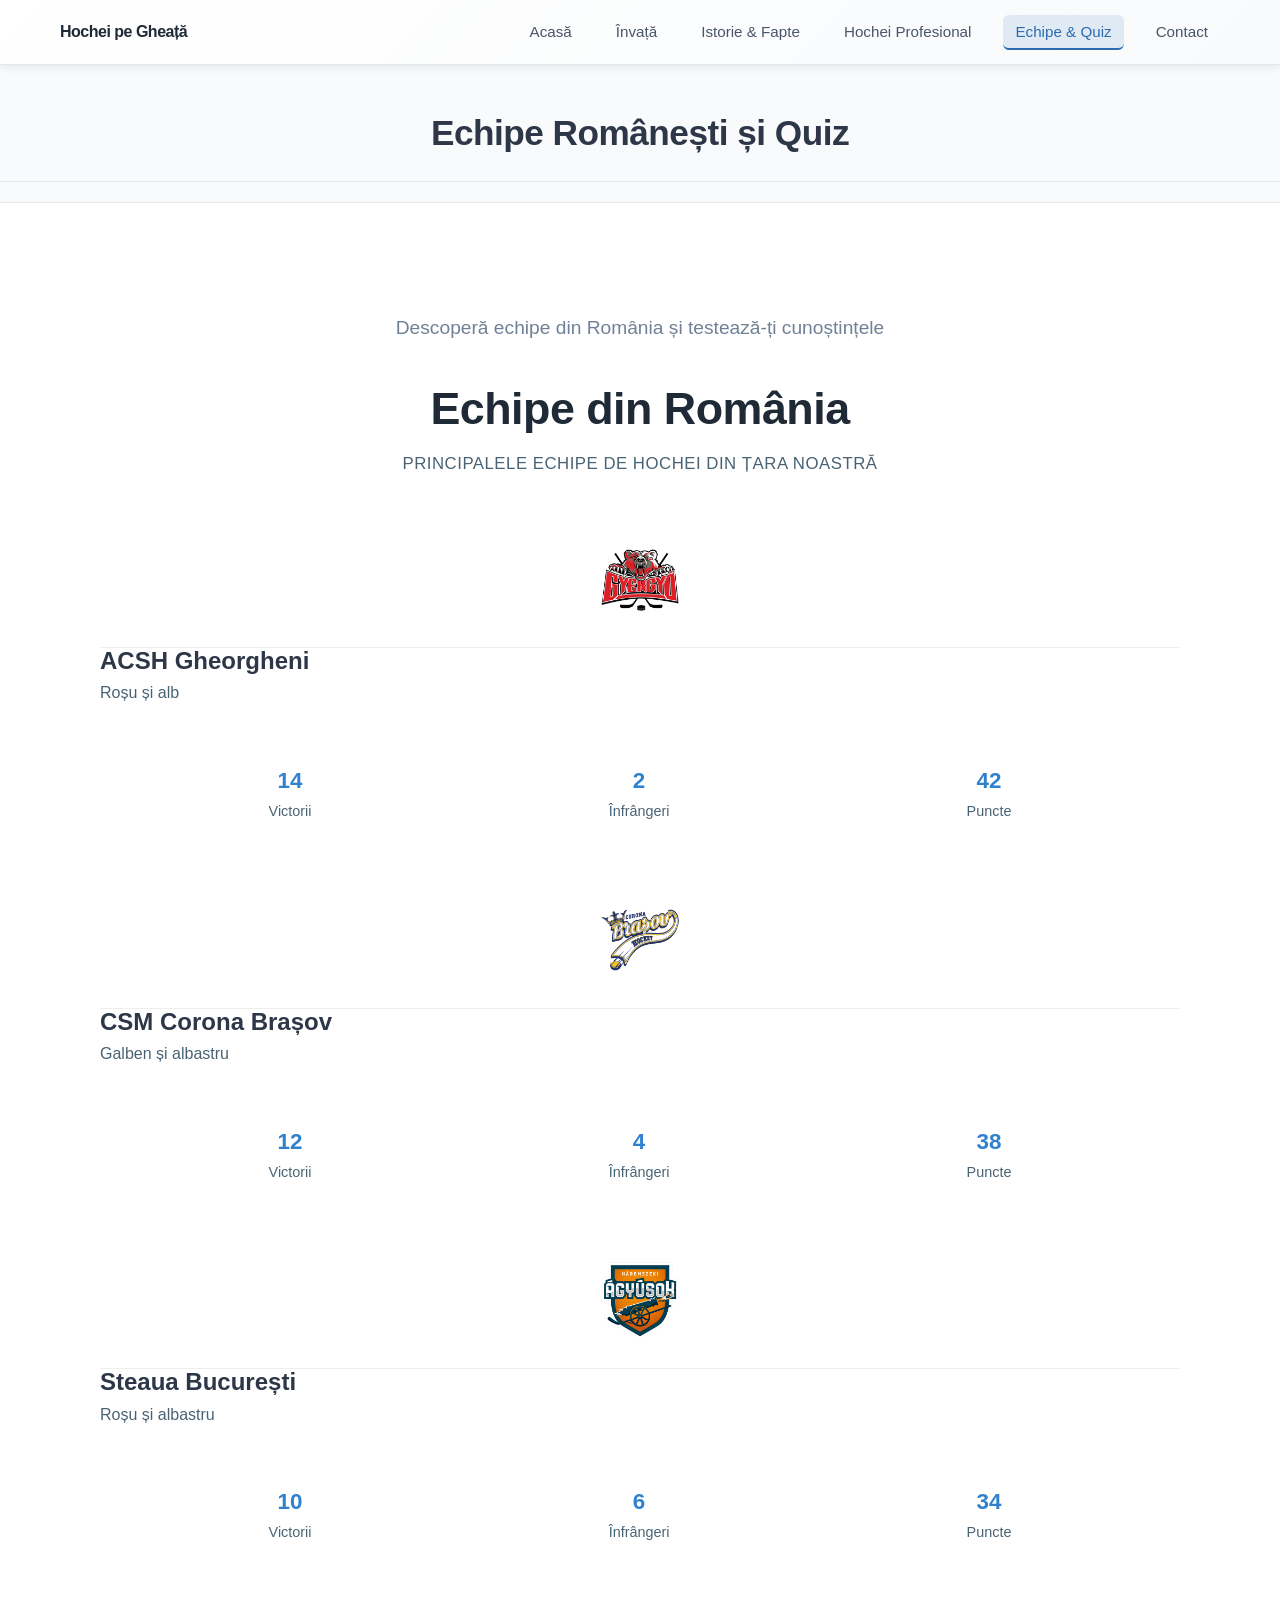
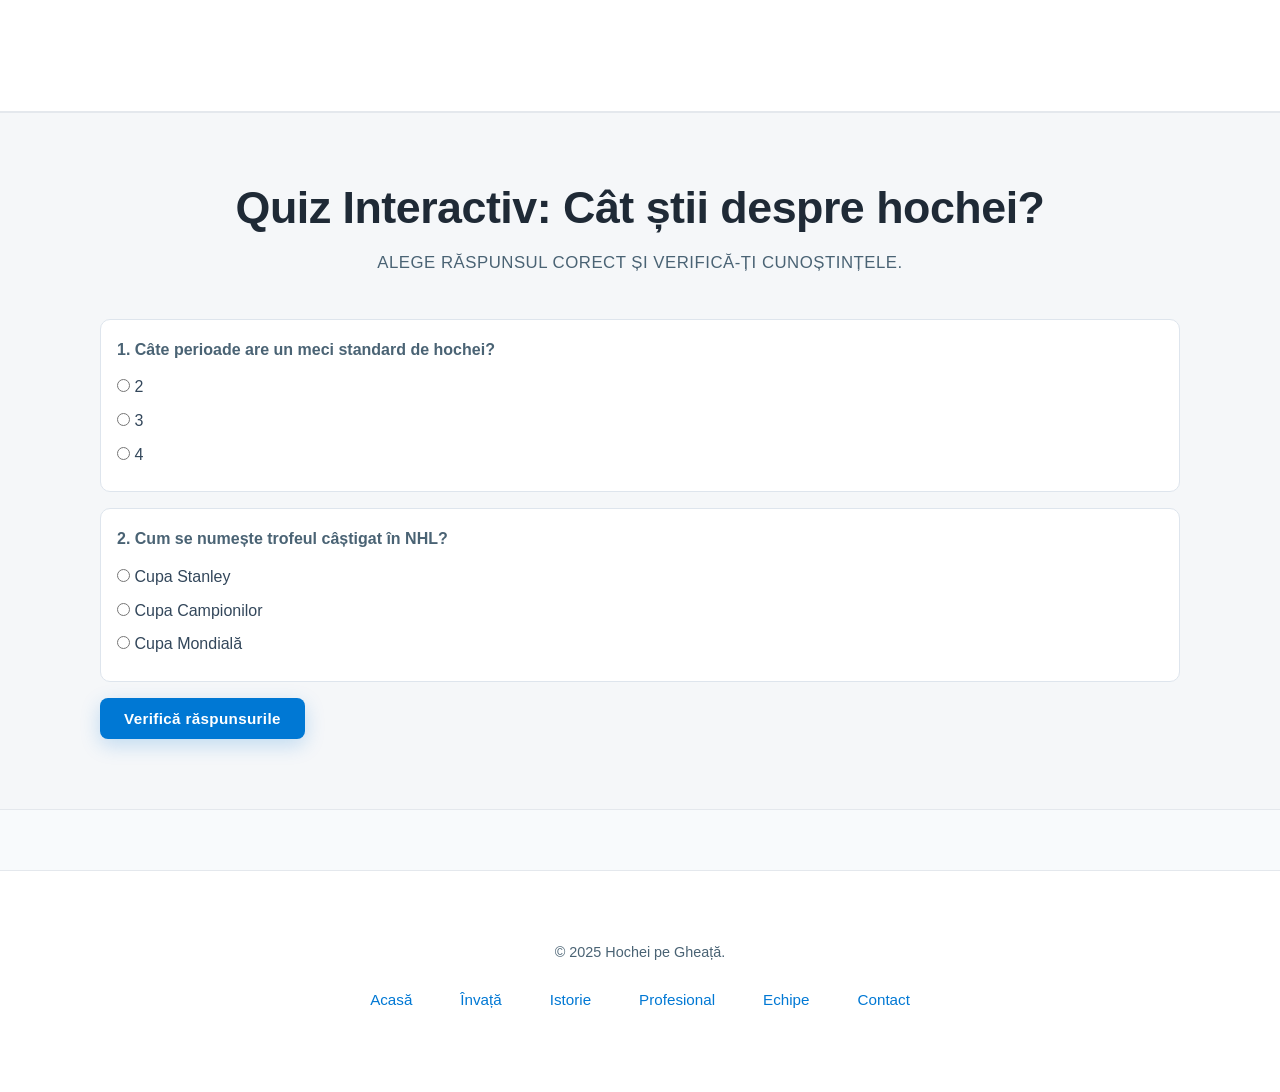
<file: teams.html>
<!DOCTYPE html>
<html lang="ro">
<head>
    <meta charset="UTF-8">
    <meta name="viewport" content="width=device-width, initial-scale=1.0">
    <meta name="description" content="Echipe din România și quiz interactiv despre hochei." />
    <title>Echipe Românești și Quiz Hochei</title>
    <link rel="stylesheet" href="style.css">
</head>
<body>
    <header>
        <div class="header-container">
            <div class="logo">
                <span>Hochei pe Gheață</span>
            </div>
            <nav>
                <ul>
                    <li><a href="index.html">Acasă</a></li>
                    <li><a href="learn.html">Învață</a></li>
                    <li><a href="history.html">Istorie & Fapte</a></li>
                    <li><a href="professional.html">Hochei Profesional</a></li>
                    <li><a href="teams.html" class="active">Echipe & Quiz</a></li>
                    <li><a href="contact.html">Contact</a></li>
                </ul>
            </nav>
        </div>
    </header>

    <main>
        <div class="page-title">
            <h1>Echipe Românești și Quiz</h1>
        </div>
        <section class="section-alt" id="teams">
            <div class="container">
                <p class="section-intro">Descoperă echipe din România și testează-ți cunoștințele</p>
                <h2>Echipe din România</h2>
                <p class="section-subtitle">Principalele echipe de hochei din țara noastră</p>
                <div class="teams-grid">
                    <div class="team-card">
                        <div class="team-image"><img src="images/SfG.png" alt="ACSH" style="width:80px; height:80px; object-fit:contain;"></div>
                        <div class="team-header">
                            <h3>ACSH Gheorgheni</h3>
                            <p>Roșu și alb</p>
                        </div>
                        <div class="team-body">
                            <div class="team-stats">
                                <div class="stat">
                                    <div class="stat-value">14</div>
                                    <p>Victorii</p>
                                </div>
                                <div class="stat">
                                    <div class="stat-value">2</div>
                                    <p>Înfrângeri</p>
                                </div>
                                <div class="stat">
                                    <div class="stat-value">42</div>
                                    <p>Puncte</p>
                                </div>
                            </div>
                        </div>
                    </div>

                    <div class="team-card">
                        <div class="team-image"><img src="images/Brasov.png" alt="CSM" style="width:80px; height:80px; object-fit:contain;"></div>
                        <div class="team-header">
                            <h3>CSM Corona Brașov</h3>
                            <p>Galben și albastru</p>
                        </div>
                        <div class="team-body">
                            <div class="team-stats">
                                <div class="stat">
                                    <div class="stat-value">12</div>
                                    <p>Victorii</p>
                                </div>
                                <div class="stat">
                                    <div class="stat-value">4</div>
                                    <p>Înfrângeri</p>
                                </div>
                                <div class="stat">
                                    <div class="stat-value">38</div>
                                    <p>Puncte</p>
                                </div>
                            </div>
                        </div>
                    </div>

                    <div class="team-card">
                        <div class="team-image"><img src="images/68.png" alt="Steaua" style="width:80px; height:80px; object-fit:contain;"></div>
                        <div class="team-header">
                            <h3>Steaua București</h3>
                            <p>Roșu și albastru</p>
                        </div>
                        <div class="team-body">
                            <div class="team-stats">
                                <div class="stat">
                                    <div class="stat-value">10</div>
                                    <p>Victorii</p>
                                </div>
                                <div class="stat">
                                    <div class="stat-value">6</div>
                                    <p>Înfrângeri</p>
                                </div>
                                <div class="stat">
                                    <div class="stat-value">34</div>
                                    <p>Puncte</p>
                                </div>
                            </div>
                        </div>
                    </div>
                </div>
            </div>
        </section>

        <section class="quiz-section" id="quiz">
            <div class="container">
                <h2>Quiz Interactiv: Cât știi despre hochei?</h2>
                <p class="section-subtitle">Alege răspunsul corect și verifică-ți cunoștințele.</p>
                <div class="quiz-card">
                    <p><strong>1. </strong>Câte perioade are un meci standard de hochei?</p>
                    <label><input type="radio" name="q1" value="94"> 2</label>
                    <label><input type="radio" name="q1" value="95"> 3</label>
                    <label><input type="radio" name="q1" value="96"> 4</label>
                </div>
                <div class="quiz-card">
                    <p><strong>2. </strong>Cum se numește trofeul câștigat în NHL?</p>
                    <label><input type="radio" name="q2" value="92"> Cupa Stanley</label>
                    <label><input type="radio" name="q2" value="93"> Cupa Campionilor</label>
                    <label><input type="radio" name="q2" value="97"> Cupa Mondială</label>
                </div>
                <div class="quiz-result" id="quizResult"></div>
                <button class="btn primary" id="quizCheckBtn">Verifică răspunsurile</button>
            </div>
        </section>
    </main>

    <footer>
        <div class="footer-content">
            <p>&copy; 2025 Hochei pe Gheață.</p>
            <nav class="footer-nav">
                <a href="index.html">Acasă</a>
                <a href="learn.html">Învață</a>
                <a href="history.html">Istorie</a>
                <a href="professional.html">Profesional</a>
                <a href="teams.html">Echipe</a>
                <a href="contact.html">Contact</a>
            </nav>
        </div>
    </footer>

    <script src="script.js"></script>
</body>
</html>
</file>
<file: style.css>
* {
    margin: 0;
    padding: 0;
    box-sizing: border-box;
}

@import url('https://fonts.googleapis.com/css2?family=Poppins:wght@300;400;500;600;700;800&family=Inter:wght@300;400;500;600;700&display=swap');

body {
    font-family: 'Inter', -apple-system, BlinkMacSystemFont, 'Segoe UI', sans-serif;
    line-height: 1.6;
    color: #2d3748;
    background: #f8fafc;
    -webkit-font-smoothing: antialiased;
    -moz-osx-font-smoothing: grayscale;
}

header {
    background: linear-gradient(135deg, #ffffff 0%, #f8fafc 100%);
    color: #2d3748;
    padding: 1.2rem 0;
    position: sticky;
    top: 0;
    z-index: 100;
    box-shadow: 0 2px 10px rgba(0, 0, 0, 0.08);
    border-bottom: 1px solid #e2e8f0;
    backdrop-filter: blur(10px);
}

.header-container {
    max-width: 1200px;
    margin: 0 auto;
    padding: 0 20px;
    display: flex;
    justify-content: space-between;
    align-items: center;
}

.logo {
    font-weight: 700;
    display: flex;
    align-items: center;
    gap: 10px;
    letter-spacing: -0.5px;
    color: #1f2a36;
    font-family: 'Poppins', sans-serif;
}

.logo-icon {
    font-size: 1.8rem;
}

nav ul {
    display: flex;
    align-items: center;
    list-style: none;
    gap: 20px;
    margin: 0;
    padding: 0;
}

nav li {
    padding: 0;
    border-radius: 6px;
    transition: none;
}

nav li:hover {
    background: transparent;
}

nav a {
    color: #4a5568;
    text-decoration: none;
    transition: all 0.3s ease;
    font-weight: 500;
    font-size: 0.95rem;
    border-bottom: 2px solid transparent;
    padding: 8px 12px;
    border-radius: 6px;
}

nav a:hover {
    color: #2b6cb0;
    background: rgba(43, 108, 176, 0.1);
    border-bottom-color: #2b6cb0;
    transform: translateY(-1px);
}

nav a.active {
    color: #2b6cb0;
    background: rgba(43, 108, 176, 0.12);
    border-bottom-color: #2b6cb0;
}

.stats-grid {
    gap: 18px;
}
.stat-card {
    background: #ffffff;
    border: 1px solid #e2e8f0;
    border-radius: 12px;
    padding: 24px;
    transition: all 0.3s ease;
    box-shadow: 0 1px 3px rgba(0, 0, 0, 0.1);
}

.stat-card:hover {
    transform: translateY(-4px);
    box-shadow: 0 8px 25px rgba(0, 0, 0, 0.15);
    border-color: #cbd5e0;
}
}
.stat-card h3 { margin:0 0 6px 0; color:#1a1a2e; }
.stat-card p { margin:0; color:#4a6374; }
.stat-icon {
    width: 60px;
    height: 60px;
    border-radius: 50%;
    display: inline-flex;
    align-items: center;
    justify-content: center;
    font-size: 1.7rem;
    background: linear-gradient(135deg,#0099cc 0%, #00d4ff 100%);
    color: white;
    box-shadow: 0 8px 20px rgba(0, 150, 210, 0.16);
    flex: 0 0 60px;
}

@media (max-width: 600px) {
    .stat-icon { width:54px; height:54px; font-size:1.45rem; }
}

.hero {
    background: linear-gradient(135deg, #1a365d 0%, #2d3748 50%, #4a5568 100%);
    color: #ffffff;
    padding: 6rem 0 4rem;
    position: relative;
    overflow: hidden;
}

.hero::before {
    content: '';
    position: absolute;
    top: 0;
    left: 0;
    right: 0;
    bottom: 0;
    background: url('data:image/svg+xml,<svg xmlns="http://www.w3.org/2000/svg" viewBox="0 0 100 100"><defs><pattern id="grain" width="100" height="100" patternUnits="userSpaceOnUse"><circle cx="25" cy="25" r="1" fill="rgba(255,255,255,0.03)"/><circle cx="75" cy="75" r="1" fill="rgba(255,255,255,0.03)"/><circle cx="50" cy="10" r="0.5" fill="rgba(255,255,255,0.02)"/></pattern></defs><rect width="100" height="100" fill="url(%23grain)"/></svg>');
    pointer-events: none;
}
}

.hero h1 {
    font-size: 3.5rem;
    margin-bottom: 14px;
    line-height: 1.1;
}

.hero p {
    font-size: 1.35rem;
    margin-bottom: 24px;
    color: #34495e;
    text-shadow: none;
}

.btn {
    display: inline-block;
    padding: 12px 24px;
    background-color: #3182ce;
    color: #ffffff;
    text-decoration: none;
    border-radius: 8px;
    font-weight: 600;
    transition: all 0.3s ease;
    border: none;
    cursor: pointer;
    font-size: 0.95rem;
    letter-spacing: 0.35px;
    font-family: 'Inter', sans-serif;
    box-shadow: 0 2px 4px rgba(49, 130, 206, 0.2);
}

.btn:hover {
    background-color: #2c5282;
    transform: translateY(-2px);
    box-shadow: 0 6px 12px rgba(49, 130, 206, 0.3);
}


.container {
    max-width: 1200px;
    margin: 0 auto;
    padding: 0 20px;
}

.hero-content {
    display: grid;
    grid-template-columns: 1fr 1fr;
    gap: 40px;
    align-items: center;
    max-width: 1200px;
    margin: 0 auto;
}
.hero-text h1 { 
    font-size: 4rem; 
    font-weight: 700; 
    color: #ffffff; 
    text-shadow: 0 4px 20px rgba(0, 0, 0, 0.3);
    letter-spacing: -1.5px;
    line-height: 1.15;
    margin-bottom: 20px;
    font-family: 'Poppins', sans-serif;
}
.hero-text .accent { 
    color: #0078d4; 
    background: none;
    -webkit-background-clip: unset;
    -webkit-text-fill-color: unset;
    background-clip: unset;
    text-shadow: none;
    animation: none;
}
.hero-text .viteza { color: #8a9bab; }

@keyframes glow-text {
    0%, 100% { filter: brightness(1); }
    50% { filter: brightness(1.2); }
}
.lead { 
    color: #4a6374; 
    font-size: 1.1rem; 
    margin: 20px 0 40px; 
    font-weight: 300;
    letter-spacing: 0.3px;
    line-height: 1.8;
    text-shadow: none;
}
.hero-actions { display:flex; gap:14px; align-items:center; }
.btn.primary { 
    background: #0078d4; 
    color: #ffffff;
    position: relative;
    overflow: hidden;
    box-shadow: 0 6px 20px rgba(0, 120, 212, 0.22);
}
.btn.primary::before {
    content: '';
    position: absolute;
    top: 0;
    left: -100%;
    width: 100%;
    height: 100%;
    background: rgba(0,0,0,0.1);
    transition: left 0.5s;
}
.btn.primary:hover::before {
    left: 100%;
}
.btn.ghost { 
    background: transparent; 
    border: 2px solid #ffffff; 
    color: #ffffff;
    position: relative;
    transition: all 0.3s ease;
    box-shadow: none;
}

.btn.ghost:hover {
    background: rgba(255, 255, 255, 0.1);
    border-color: #e2e8f0;
    color: #e2e8f0;
    box-shadow: 0 4px 12px rgba(255, 255, 255, 0.2);
}
.hero-image { 
    position: relative; 
    border-radius: 20px; 
    overflow: hidden; 
    background-size: cover; 
    background-position: center; 
    height: 380px;
    box-shadow: 0 8px 32px rgba(0, 0, 0, 0.15);
}

.hero-image img { width:100%; height:320px; object-fit:cover; display:block; filter: saturate(1.05) contrast(1.02); }
.hero-image-overlay { 
    position: absolute; 
    inset: 0; 
    background: linear-gradient(
        135deg, 
        rgba(0, 0, 0, 0.3) 0%, 
        rgba(0, 212, 255, 0.1) 50%,
        rgba(0, 0, 0, 0.4) 100%
    );
    pointer-events: none;
}

.stats-grid { 
    display:grid;
     grid-template-columns: repeat(auto-fit,minmax(240px,1fr));
      gap:20px; margin-top:18px; }
.stat-card { display:flex; gap:16px; align-items:center; background: white; padding:20px; border-radius:12px; box-shadow:0 8px 24px rgba(10,20,30,0.06); }
.stat-card h3 { margin:0 0 6px 0; color:#1a1a2e; }
.stat-card p { margin:0; color:#666; }
.stat-icon { 
    width: 56px; 
    height: 56px; 
    border-radius: 50%; 
    display: inline-flex; 
    align-items: center; 
    justify-content: center; 
    background: rgba(49, 130, 206, 0.1);
    color: #3182ce; 
    box-shadow: 0 2px 8px rgba(49, 130, 206, 0.15); 
    flex: 0 0 56px;
    font-size: 1.4rem;
}
.stat-card-large { 
    display:flex; 
    flex-direction:column; 
    gap:14px; 
    align-items:center; 
    text-align:center; 
    background: #ffffff; 
    padding: 40px 24px; 
    border-radius: 12px; 
    box-shadow: 0 8px 24px rgba(35, 60, 84, 0.09); 
    border: 1px solid #e4e8ed;
    transition: all 0.3s ease;
    position: relative;
}

.stat-card-large::before {
    content: '';
    position: absolute;
    top: 0;
    left: 0;
    right: 0;
    height: 0px;
    background: #3182ce;
    border-radius: 12px 12px 0 0;
    opacity: 0;
    transition: all 0.3s ease;
}

.stat-card-large:hover {
    transform: translateY(-4px); 
    box-shadow: 0 12px 32px rgba(49, 130, 206, 0.15); 
    border-color: rgba(49, 130, 206, 0.3);
}

.stat-card-large:hover::before {
    height: 3px;
    opacity: 1;
}
.stat-card-large h3 { 
    margin: 0 0 8px 0; 
    color: #ffffff; 
    font-size: 1.25rem;
    font-weight: 600;
    font-family: 'Poppins', sans-serif;
}
.stat-card-large p { 
    margin: 0; 
    color: #aaaaaa; 
    font-size: 0.9rem; 
    line-height: 1.6;
    font-weight: 400;
}
.stat-icon-large { font-size:3rem; height:60px; display:inline-flex; align-items:center; justify-content:center; }
.stats-grid { grid-template-columns: repeat(auto-fit,minmax(220px,1fr)); }
@media (min-width: 768px) {
    .stats-grid { grid-template-columns: repeat(4, 1fr); }
}
@media (max-width: 768px) {
    .stats-grid { grid-template-columns: repeat(2, 1fr); }
}
@media (max-width: 480px) {
    .stats-grid { grid-template-columns: 1fr; }
}

.section-subtitle { 
    text-align: center; 
    color: #718096; 
    margin-top: 0; 
    margin-bottom: 24px; 
    font-weight: 500;
    font-size: 0.95rem;
    letter-spacing: 0.5px;
    text-transform: uppercase;
}

@media (max-width: 900px) {
    .hero-content { grid-template-columns: 1fr; }
    .hero-image img { height:260px; }
    .hero-text h1 { font-size:2.6rem; }
}

section {
    padding: 110px 20px;
    background: #f5f7f9;
    border-bottom: 1px solid #e4e8ed;
}

section h2 {
    font-size: 2.8rem;
    margin-bottom: 16px;
    text-align: center;
    color: #1f2a36;
    font-weight: 700;
    font-family: 'Poppins', sans-serif;
    letter-spacing: -0.5px;
}

section p {
    line-height: 1.8;
    margin-bottom: 20px;
    color: #4a6374;
}

.section-alt {
    background-color: #ffffff;
    border-top: 1px solid #e4e8ed;
    border-bottom: 1px solid #e4e8ed;
}

.quiz-section {
    background: #f5f7f9;
    border-top: 1px solid #e4e8ed;
    border-bottom: 1px solid #e4e8ed;
    padding: 70px 20px;
}

.quiz-card {
    background: #ffffff;
    border: 1px solid #dee5ed;
    border-radius: 10px;
    padding: 16px;
    margin-bottom: 16px;
}

.quiz-card p {
    font-weight: 600;
    margin-bottom: 10px;
}

.quiz-card label {
    display: block;
    margin-bottom: 8px;
    color: #33475b;
    cursor: pointer;
}

.quiz-result {
    margin: 16px 0;
    font-size: 1.1rem;
    font-weight: 600;
    color: #1f2a36;
}

.footer-grid {
    display: grid;
    grid-template-columns: repeat(auto-fit, minmax(220px, 1fr));
    gap: 20px;
    padding: 40px 20px;
}

.footer-grid h3 {
    color: #1f2a36;
    margin-bottom: 12px;
}

.social-links a {
    display: inline-block;
    margin-right: 12px;
    color: #0078d4;
    text-decoration: none;
}

.social-links a:hover {
    text-decoration: underline;
}

.contact-form input,
.contact-form textarea {
    width: 100%;
    padding: 10px;
    margin-bottom: 10px;
    border: 1px solid #cfd9e9;
    border-radius: 6px;
    font-size: 0.95rem;
}

.feedback-info {
    display: block;
    margin-top: 8px;
    color: #22863a;
}

.footer-note {
    text-align: center;
    color: #5f7282;
    margin-top: 18px;
    font-size: 0.9rem;
}

.container {
    max-width: 1120px;
    margin: 0 auto;
    padding: 0 20px;
}

.hero-content {
    gap: 30px;
}

.hero-text,
.stats-grid,
.rules-grid,
.timeline,
.nhl-grid,
.players-grid,
.curiosities-grid,
.teams-grid {
    gap: 22px;
}

.hero-text h1,
section h2,
.stat-card-large h3,
.team-header h3,
.nhl-card h3,
.timeline-content h3 {
    line-height: 1.1;
}

@media (max-width: 1200px) {
    .hero-content {
        grid-template-columns: 1fr;
    }
}

.equipment-grid,
.tournaments-grid {
    display: grid;
    grid-template-columns: repeat(auto-fit, minmax(280px, 1fr));
    gap: 20px;
    margin-top: 30px;
}

.positions-grid {
    display: grid;
    grid-template-columns: repeat(3, 1fr);
    gap: 20px;
    margin-top: 30px;
    justify-items: center;
    max-width: 1000px;
    margin-left: auto;
    margin-right: auto;
}

#positions h2 {
    text-align: center;
}

#positions .section-subtitle {
    text-align: center;
}

.equip-card,
.pos-card,
.tourn-card {
    background: #ffffff;
    border: 1px solid #dee5ed;
    border-radius: 10px;
    padding: 20px;
    text-align: center;
    box-shadow: 0 6px 16px rgba(35, 60, 84, 0.08);
}

.equip-card img,
.tourn-card img {
    width: 150px;
    height: 150px;
    object-fit: contain;
    margin: 10px 0;
}

.nhl-trophy-img {
    width: 100px;
    height: 100px;
}

.equip-card h3,
.pos-card h3,
.tourn-card h3 {
    color: #1f2a36;
    margin-bottom: 10px;
}

.equip-card p,
.pos-card p,
.tourn-card p {
    color: #4a6374;
    line-height: 1.6;
}

.pos-card ul {
    text-align: left;
    margin-top: 10px;
    margin-left: 0;
    padding-left: 20px;
}

.pos-card li {
    margin-bottom: 5px;
}

.pos-card {
    max-width: 300px;
}


        .rules-header,
        .history-header,
        .nhl-header,
        .players-header,
        .curiosity-header,
        .teams-header {
            text-align: center;
            margin-bottom: 30px;
        }

.team-image {
    background: white;
    padding: 20px;
    text-align: center;
    border-bottom: 1px solid #eee;
}

.team-header h3 {
    font-size: 1.5rem;
    margin-bottom: 5px;
}

.team-body {
    padding: 20px;
}

.team-stats {
    display: flex;
    justify-content: space-around;
    margin: 15px 0;
    font-size: 0.9rem;
}

.stat {
    text-align: center;
}

.stat-value {
    font-weight: bold;
    color: #3182ce;
    font-size: 1.4rem;
    font-family: 'Poppins', sans-serif;
}

footer {
    background-color: #ffffff;
    color: #4a6374;
    text-align: center;
    padding: 50px 20px;
    margin-top: 60px;
    border-top: 1px solid #e4e8ed;
    font-size: 0.9rem;
}

.stats-section {
    display: grid;
    grid-template-columns: repeat(auto-fit, minmax(220px, 1fr));
    gap: 26px;
    margin: 40px 0;
    background: #ffffff;
    padding: 70px 0;
    border-top: 1px solid #e4e8ed;
    border-bottom: 1px solid #e4e8ed;
}

.stats-section::before {
    display: none;
}

.stat-box {
    text-align: center;
    padding: 28px;
    background: #fdfdff;
    border-radius: 12px;
    box-shadow: 0 8px 20px rgba(50, 73, 95, 0.08);
    border-top: 4px solid #0078d4;
    font-size: 2.2rem;
    color: #0078d4;
    margin-bottom: 10px;
}

.stat-box p {
    color: #5f7282;
    font-weight: 600;
}

.tech-grid {
    display: grid;
    grid-template-columns: repeat(auto-fit, minmax(250px, 1fr));
    gap: 22px;
    margin: 30px 0;
}

.tech-box {
    background: #ffffff;
    padding: 22px;
    border-radius: 12px;
    box-shadow: 0 8px 18px rgba(50, 70, 90, 0.08);
    border-left: 4px solid #0078d4;
}

.tech-box h4 {
    color: #0078d4;
    margin-bottom: 10px;
}

.rules-grid {
    display: grid;
    grid-template-columns: repeat(auto-fit, minmax(280px, 1fr));
    gap: 20px;
    margin-top: 30px;
}

.rule-card {
    background: #ffffff;
    padding: 25px;
    border-radius: 12px;
    box-shadow: 0 6px 16px rgba(35, 60, 84, 0.08);
    border-top: 4px solid #0078d4;
}

.rule-card h3 {
    color: #203549;
    margin-bottom: 12px;
}

.rule-card p {
    color: #546a7b;
}

.timeline {
    margin-top: 40px;
    position: relative;
    padding: 20px 0;
    border: 1px solid #e4e8ed;
    border-radius: 12px;
    background: #ffffff;
    box-shadow: 0 8px 24px rgba(34, 58, 82, 0.08);
}

.timeline::before {
    content: '';
    position: absolute;
    left: 30px;
    top: 0;
    bottom: 0;
    width: 4px;
    background: linear-gradient(180deg, #0078d4 0%, #005fa3 100%);
}

.timeline-item {
    margin-bottom: 26px;
    padding: 12px 14px 12px 110px;
    position: relative;
    background: #f9fbfd;
    border: 1px solid #e0e7f0;
    border-radius: 10px;
}

.timeline-item::before {
    content: '';
    position: absolute;
    left: 22px;
    top: 14px;
    width: 16px;
    height: 16px;
    border-radius: 50%;
    background: #0078d4;
    border: 2px solid #ffffff;
}

.timeline-date {
    font-weight: bold;
    color: #0064a1;
    font-size: 1.1rem;
    margin-bottom: 8px;
}

.timeline-content {
    background: #ffffff;
    padding: 20px;
    border-radius: 8px;
    box-shadow: 0 2px 8px rgba(0,0,0,0.08);
}

.timeline-content h3 {
    color: #1f2a36;
    margin-bottom: 10px;
}

.nhl-info {
    display: grid;
    grid-template-columns: repeat(auto-fit, minmax(200px, 1fr));
    gap: 20px;
    margin: 30px 0;
}

.nhl-box {
    background: linear-gradient(135deg, #00d4ff 0%, #0099cc 100%);
    color: white;
    padding: 25px;
    border-radius: 10px;
    text-align: center;
}

.nhl-box h3 {
    color: white;
    margin-bottom: 10px;
}

.players-grid {
    display: grid;
    grid-template-columns: repeat(auto-fit, minmax(300px, 1fr));
    gap: 25px;
    margin-top: 30px;
}

.nhl-section {
    padding: 70px 20px;
    background: #ffffff;
    border-top: 1px solid #e4e8ed;
    border-bottom: 1px solid #e4e8ed;
}
.nhl-top { display: grid; grid-template-columns: 1fr 320px; gap: 32px; align-items: start; }
.nhl-intro h2 { margin-top: 0; font-size: 2.6rem; color: #1f2a36; }
.nhl-desc { color: #4a6374; margin-bottom: 18px; }
.nhl-grid { display: grid; grid-template-columns: repeat(2, 1fr); gap: 16px; }
.nhl-card { display: flex; gap: 14px; align-items: flex-start; background: #fafbfc; padding: 18px; border-radius: 10px; box-shadow: 0 8px 20px rgba(45, 73, 95, 0.11); border: 1px solid #dee7f0; }
.nhl-card-icon { width: 56px; height: 56px; border-radius: 10px; background: linear-gradient(135deg, #18a0ff, #006bb3); color: #ffffff; display: flex; align-items:center; justify-content:center; font-weight:700; font-size:1.05rem; flex:0 0 56px; }
.nhl-card h3 { margin:0 0 6px 0; color:#1f2a36; }

.nhl-aside { background: #fdfdff; padding: 18px; border-radius: 10px; box-shadow: 0 8px 20px rgba(45, 73, 95, 0.1); border: 1px solid #e4e8ed; }
.nhl-aside h3 { margin-top:0; font-size:1.3rem; color: #1f2a36; }
.top-teams-list { list-style:none; padding:0; margin:12px 0 0 0; display:flex; flex-direction:column; gap:10px; }
.team-item { display:flex; align-items:center; gap:12px; padding:12px 12px; border-radius:8px; transition: background 0.18s, transform 0.2s; background: #ffffff; border: 1px solid #dee7f0; }
.team-item:hover { background: #eef6ff; transform: translateY(-2px); }
.team-badge { width:34px; height:34px; display:inline-flex; align-items:center; justify-content:center; border-radius:50%; font-size:0.95rem; background: #dbeaf9; color: #0a2b55; }

.team-badge { padding: 2px; }
.team-logo { width:44px; height:44px; object-fit:contain; display:block; border-radius:50%; }
.team-item:first-child .team-logo { width:90px; height:90px; }
.team-item:nth-child(2) .team-logo,
.team-item:nth-child(3) .team-logo,
.team-item:nth-child(4) .team-logo,
.team-item:nth-child(5) .team-logo,
.team-item:nth-child(6) .team-logo { width:65px; height:65px; }

@media (max-width: 980px) {
    .nhl-top { grid-template-columns: 1fr; }
    .nhl-grid { grid-template-columns: 1fr; }
}

.player-card {
    background: #ffffff;
    border-radius: 10px;
    overflow: hidden;
    box-shadow: 0 10px 22px rgba(35, 60, 84, 0.12);
    transition: transform 0.25s ease, box-shadow 0.25s ease;
    border: 1px solid #e4e8ed;
}

.player-card:hover {
    transform: translateY(-5px);
    box-shadow: 0 14px 30px rgba(35, 60, 84, 0.18);
}

.player-avatar {
    background: linear-gradient(135deg, #0078d4 0%, #005fa3 100%);
    color: #ffffff;
    font-size: 2.4rem;
    font-weight: 700;
    height: 150px;
    display: flex;
    align-items: center;
    justify-content: center;
    border-bottom: 4px solid #e4e8ed;
    overflow: hidden;
}

.player-avatar img { width:100%; height:150px; object-fit:cover; object-position: 50% 20%; display:block; }

.player-info {
    padding: 18px;
}

.player-info h3 {
    color: #1f2a36;
    margin-bottom: 12px;
}

.player-info p {
    font-size: 0.95rem;
    line-height: 1.6;
    margin-bottom: 8px;
    color: #4a6374;
}

.curiosities-grid {
    display: grid;
    grid-template-columns: repeat(auto-fit, minmax(280px, 1fr));
    gap: 20px;
    margin-top: 30px;
}

.curiosity-card {
    background: #ffffff;
    border-left: 5px solid #0078d4;
    padding: 22px;
    border-radius: 10px;
    position: relative;
    box-shadow: 0 8px 20px rgba(35, 60, 84, 0.1);
}

.curiosity-number {
    position: absolute;
    top: 15px;
    right: 15px;
    background: #0078d4;
    color: #ffffff;
    width: 35px;
    height: 35px;
    border-radius: 50%;
    display: flex;
    align-items: center;
    justify-content: center;
    font-weight: bold;
    font-size: 1.2rem;
}

.curiosity-card h3 {
    color: #1f2a36;
    margin-bottom: 10px;
    padding-top: 10px;
}

.curiosity-card p {
    color: #4a6374;
    line-height: 1.6;
}

/* Footer Styles */
.footer-content {
    max-width: 1200px;
    margin: 0 auto;
    padding: 20px 0;
}

.footer-nav {
    display: flex;
    justify-content: center;
    gap: 24px;
    margin-top: 16px;
    flex-wrap: wrap;
}

.footer-nav a {
    color: #0078d4;
    text-decoration: none;
    transition: color 0.25s ease;
}

.footer-nav a:hover {
    color: #005fa3;
}

/* Section Subtitle */
.section-subtitle {
    color: #4a6374;
    font-size: 1.05rem;
    margin-bottom: 40px;
    text-align: center;
}

@media (max-width: 768px) {
    nav ul {
        gap: 1rem;
        font-size: 0.9rem;
    }

    .hero h1 {
        font-size: 2rem;
    }

    .hero p {
        font-size: 1.1rem;
    }

    section h2 {
        font-size: 1.8rem;
    }
}

/* Footer Styles */
.footer-content {
    max-width: 1200px;
    margin: 0 auto;
    padding: 20px 0;
}

.footer-nav {
    display: flex;
    justify-content: center;
    gap: 24px;
    margin-top: 16px;
    flex-wrap: wrap;
}

.footer-nav a {
    color: #0078d4;
    text-decoration: none;
    transition: color 0.25s ease;
}

.footer-nav a:hover {
    color: #005fa3;
}

/* Section Subtitle */
.section-subtitle {
    color: #4a6374;
    font-size: 1.05rem;
    margin-bottom: 40px;
    text-align: center;
}

/* Contact Page Styles */
.contact-grid {
    display: grid;
    grid-template-columns: repeat(auto-fit, minmax(400px, 1fr));
    gap: 40px;
    margin-top: 40px;
}

.contact-info, .feedback-section {
    background: #ffffff;
    padding: 30px;
    border-radius: 12px;
    box-shadow: 0 8px 24px rgba(35, 60, 84, 0.1);
    border: 1px solid #e4e8ed;
}

.contact-info h2, .feedback-section h2 {
    color: #1f2a36;
    margin-bottom: 16px;
    font-size: 1.8rem;
}

.contact-info p, .feedback-section p {
    color: #4a6374;
    margin-bottom: 24px;
    line-height: 1.6;
}

.contact-details {
    display: flex;
    flex-direction: column;
    gap: 20px;
}

.contact-item h3 {
    color: #1f2a36;
    margin-bottom: 8px;
    font-size: 1.1rem;
}

.contact-item p {
    color: #4a6374;
    margin: 0;
}

.contact-item a {
    color: #0078d4;
    text-decoration: none;
}

.contact-item a:hover {
    text-decoration: underline;
}

.contact-form {
    display: flex;
    flex-direction: column;
    gap: 16px;
}

.contact-form input,
.contact-form textarea {
    padding: 12px 16px;
    border: 1px solid #dee5ed;
    border-radius: 8px;
    font-family: inherit;
    font-size: 1rem;
    transition: border-color 0.25s ease;
}

.contact-form input:focus,
.contact-form textarea:focus {
    outline: none;
    border-color: #0078d4;
}

.contact-form textarea {
    resize: vertical;
    min-height: 120px;
}

.feedback-info {
    color: #1f2a36;
    font-size: 0.9rem;
    margin-top: 8px;
}

/* Section Intro Styles */
.section-intro {
    font-size: 1.2rem;
    color: #718096;
    margin-bottom: 40px;
    font-weight: 400;
    line-height: 1.6;
    max-width: 600px;
    margin-left: auto;
    margin-right: auto;
    text-align: center;
}

/* Page Title Styles */
.page-title {
    padding: 40px 20px 20px;
    text-align: center;
    border-bottom: 1px solid #e2e8f0;
    margin-bottom: 20px;
}

.page-title h1 {
    font-size: 2.2rem;
    font-weight: 700;
    color: #2d3748;
    margin: 0;
    letter-spacing: -0.5px;
}

/* Content with Image Layout */
.content-with-image {
    display: grid;
    grid-template-columns: 1fr 300px;
    gap: 40px;
    align-items: start;
}

.content-text {
    flex: 1;
}

.content-image {
    position: sticky;
    top: 100px;
}

.content-image img {
    width: 100%;
    height: auto;
    border-radius: 12px;
    box-shadow: 0 8px 25px rgba(0, 0, 0, 0.15);
    transition: transform 0.3s ease;
}

.content-image img:hover {
    transform: scale(1.02);
}

.content-image img.flipped-image {
    transform: scaleY(-1);
}

/* Timeline Image */
.timeline-image {
    margin-top: 15px;
}

.timeline-image img {
    width: 100%;
    max-width: 250px;
    height: auto;
    border-radius: 8px;
    box-shadow: 0 4px 15px rgba(0, 0, 0, 0.1);
}

/* Responsive Design for Content with Image */
@media (max-width: 768px) {
    .content-with-image {
        grid-template-columns: 1fr;
        gap: 30px;
    }
    
    .content-image {
        position: static;
        order: -1;
    }
    
    .content-image img {
        max-width: 100%;
    }
}
</file>
